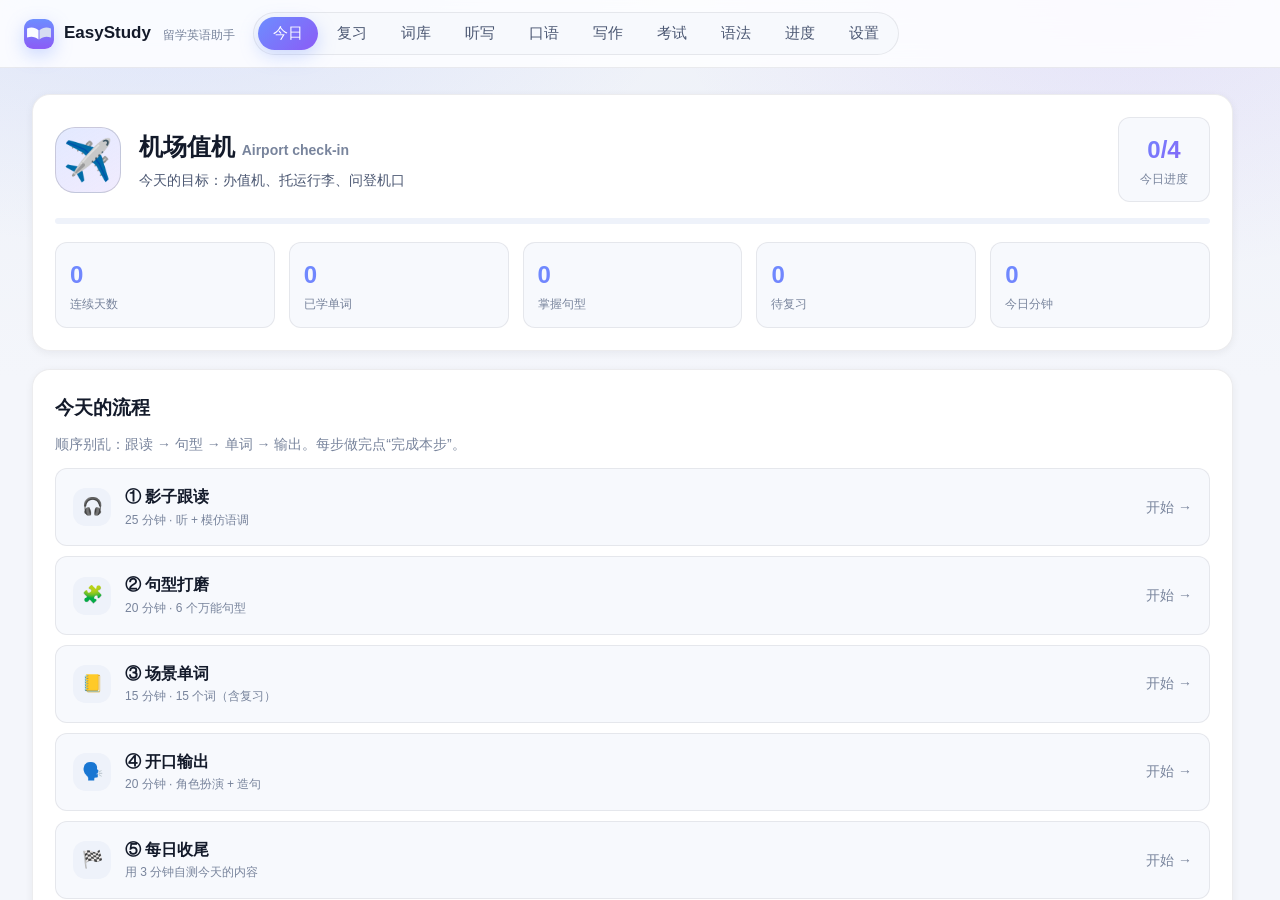
<file: index.html>
<!doctype html>
<html lang="zh-CN">
<head>
<meta charset="utf-8">
<meta name="viewport" content="width=device-width, initial-scale=1, viewport-fit=cover">
<meta name="theme-color" content="#6D8DFF">
<meta name="description" content="留学英语每日陪练：跟读、句型、单词、听写、语法、考试">

<!-- iOS 添加到主屏 -->
<meta name="apple-mobile-web-app-capable" content="yes">
<meta name="mobile-web-app-capable" content="yes">
<meta name="apple-mobile-web-app-status-bar-style" content="default">
<meta name="apple-mobile-web-app-title" content="EasyStudy">
<meta name="format-detection" content="telephone=no">

<link rel="manifest" href="manifest.json">
<link rel="icon" type="image/png" href="assets/logo-256.png">
<link rel="apple-touch-icon" href="assets/logo-192.png">
<link rel="apple-touch-icon" sizes="152x152" href="assets/logo-192.png">
<link rel="apple-touch-icon" sizes="180x180" href="assets/logo-192.png">
<link rel="apple-touch-icon" sizes="167x167" href="assets/logo-192.png">

<title>EasyStudy 留学英语助手</title>
<link rel="stylesheet" href="css/style.css">
</head>
<body>

<header class="topbar">
  <div class="brand">EasyStudy<span class="sub">留学英语助手</span></div>
  <nav class="tabs">
    <button class="tab active" data-view="today">今日</button>
    <button class="tab" data-view="review">复习</button>
    <button class="tab" data-view="words">词库</button>
    <button class="tab" data-view="dictation">听写</button>
    <button class="tab" data-view="speaking">口语</button>
    <button class="tab" data-view="writing">写作</button>
    <button class="tab" data-view="exam">考试</button>
    <button class="tab" data-view="grammar">语法</button>
    <button class="tab" data-view="stats">进度</button>
    <button class="tab" data-view="settings">设置</button>
  </nav>
</header>

<main>
  <section id="view-today" class="view"></section>
  <section id="view-review" class="view hidden"></section>
  <section id="view-words" class="view hidden"></section>
  <section id="view-dictation" class="view hidden"></section>
  <section id="view-speaking" class="view hidden"></section>
  <section id="view-writing" class="view hidden"></section>
  <section id="view-exam" class="view hidden"></section>
  <section id="view-grammar" class="view hidden"></section>
  <section id="view-stats" class="view hidden"></section>
  <section id="view-settings" class="view hidden"></section>
  </main>

<script src="js/dict.js"></script>
<script src="js/ipa.js"></script>
<script src="js/data.js"></script>
<script src="js/data2.js"></script>
<script src="js/data3.js"></script>
<script src="js/data4.js"></script>
<script src="js/checker.js"></script>
<script src="js/recorder.js"></script>
<script src="js/desktop.js"></script>
<script src="js/app.js"></script>

<script>
/* 注册 Service Worker：相对路径，兼容 GitHub Pages 子目录 */
(function () {
  if (!("serviceWorker" in navigator)) return;
  // 只在 http/https 下注册，file:// 直接跳过
  if (location.protocol !== "http:" && location.protocol !== "https:") return;
  window.addEventListener("load", function () {
    navigator.serviceWorker.register("sw.js").then(function (reg) {
      // 有新版本时提示刷新
      reg.addEventListener("updatefound", function () {
        var nw = reg.installing;
        if (!nw) return;
        nw.addEventListener("statechange", function () {
          if (nw.state === "installed" && navigator.serviceWorker.controller) {
            if (window.toast) window.toast("有新版本，重新打开即可更新");
          }
        });
      });
    }).catch(function () {});
  });
})();
</script>
<script id="version-selfheal">
/* 版本自愈：如果 Service Worker 缓存了旧代码，自动清掉并重载一次 */
(function () {
  var EXPECT = "v8.9";
  var FLAG = "es.selfheal.done";
  window.addEventListener("load", function () {
    setTimeout(function () {
      var m = document.documentElement.getAttribute("data-app-version") || "";
      // 由 app.js 在启动时写入 data-app-version
      if (!m) return;
      if (m === EXPECT) return;
      if (sessionStorage.getItem(FLAG) === "1") return;   // 只自愈一次，避免死循环
      sessionStorage.setItem(FLAG, "1");
      try {
        if (navigator.serviceWorker && navigator.serviceWorker.getRegistrations) {
          navigator.serviceWorker.getRegistrations().then(function (rs) {
            rs.forEach(function (r) { r.unregister(); });
            if (window.caches) {
              caches.keys().then(function (ks) {
                Promise.all(ks.map(function (k) { return caches.delete(k); }))
                  .then(function () { location.reload(true); });
              });
            } else {
              location.reload(true);
            }
          });
        } else {
          location.reload(true);
        }
      } catch (e) { location.reload(true); }
    }, 1200);
  });
})();
</script>
</body>
</html>
</file>
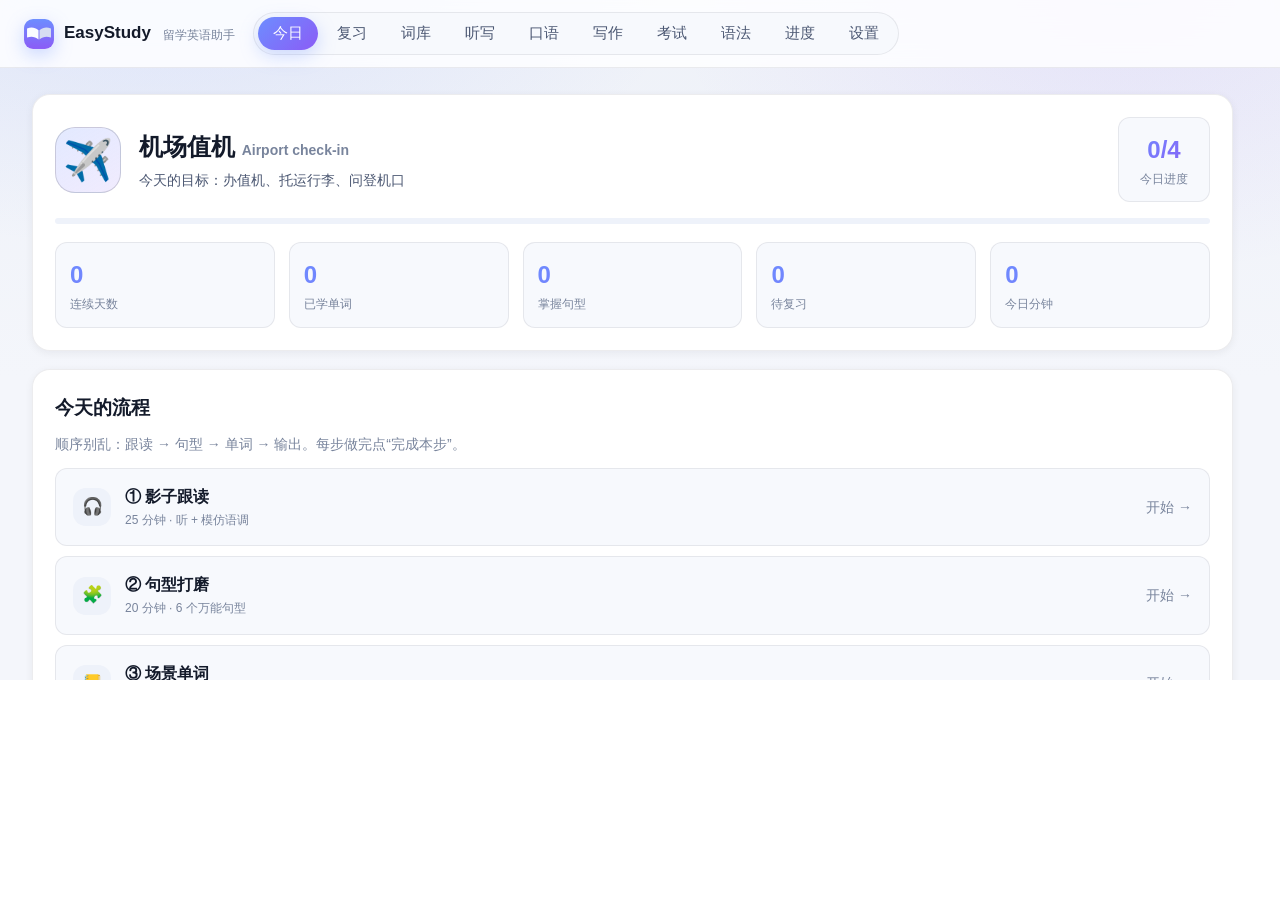
<file: _re.html>
﻿<!doctype html>
<html lang="zh-CN">
<head>
<meta charset="utf-8">
<meta name="viewport" content="width=device-width, initial-scale=1, viewport-fit=cover">
<meta name="theme-color" content="#6D8DFF">
<meta name="description" content="留学英语每日陪练：跟读、句型、单词、听写、语法、考试">

<!-- iOS 添加到主屏 -->
<meta name="apple-mobile-web-app-capable" content="yes">
<meta name="mobile-web-app-capable" content="yes">
<meta name="apple-mobile-web-app-status-bar-style" content="default">
<meta name="apple-mobile-web-app-title" content="EasyStudy">
<meta name="format-detection" content="telephone=no">

<link rel="manifest" href="manifest.json">
<link rel="icon" type="image/png" href="assets/logo-256.png">
<link rel="apple-touch-icon" href="assets/logo-192.png">
<link rel="apple-touch-icon" sizes="152x152" href="assets/logo-192.png">
<link rel="apple-touch-icon" sizes="180x180" href="assets/logo-192.png">
<link rel="apple-touch-icon" sizes="167x167" href="assets/logo-192.png">

<title>EasyStudy 留学英语助手</title>
<link rel="stylesheet" href="css/style.css">
</head>
<body>

<header class="topbar">
  <div class="brand">EasyStudy<span class="sub">留学英语助手</span></div>
  <nav class="tabs">
    <button class="tab active" data-view="today">今日</button>
    <button class="tab" data-view="review">复习</button>
    <button class="tab" data-view="words">词库</button>
    <button class="tab" data-view="dictation">听写</button>
    <button class="tab" data-view="speaking">口语</button>
    <button class="tab" data-view="writing">写作</button>
    <button class="tab" data-view="exam">考试</button>
    <button class="tab" data-view="grammar">语法</button>
    <button class="tab" data-view="stats">进度</button>
    <button class="tab" data-view="settings">设置</button>
  </nav>
</header>

<main>
  <section id="view-today" class="view"></section>
  <section id="view-review" class="view hidden"></section>
  <section id="view-words" class="view hidden"></section>
  <section id="view-dictation" class="view hidden"></section>
  <section id="view-speaking" class="view hidden"></section>
  <section id="view-writing" class="view hidden"></section>
  <section id="view-exam" class="view hidden"></section>
  <section id="view-grammar" class="view hidden"></section>
  <section id="view-stats" class="view hidden"></section>
  <section id="view-settings" class="view hidden"></section>
  </main>

<script src="js/dict.js"></script>
<script src="js/ipa.js"></script>
<script src="js/data.js"></script>
<script src="js/data2.js"></script>
<script src="js/data3.js"></script>
<script src="js/data4.js"></script>
<script src="js/checker.js"></script>
<script src="js/recorder.js"></script>
<script src="js/desktop.js"></script>
<script src="js/app.js"></script>

<script>
/* 注册 Service Worker：相对路径，兼容 GitHub Pages 子目录 */
(function () {
  if (!("serviceWorker" in navigator)) return;
  // 只在 http/https 下注册，file:// 直接跳过
  if (location.protocol !== "http:" && location.protocol !== "https:") return;
  window.addEventListener("load", function () {
    navigator.serviceWorker.register("sw.js").then(function (reg) {
      // 有新版本时提示刷新
      reg.addEventListener("updatefound", function () {
        var nw = reg.installing;
        if (!nw) return;
        nw.addEventListener("statechange", function () {
          if (nw.state === "installed" && navigator.serviceWorker.controller) {
            if (window.toast) window.toast("有新版本，重新打开即可更新");
          }
        });
      });
    }).catch(function () {});
  });
})();
</script>
<script id="version-selfheal">
/* 版本自愈：如果 Service Worker 缓存了旧代码，自动清掉并重载一次 */
(function () {
  var EXPECT = "v6.9";
  var FLAG = "es.selfheal.done";
  window.addEventListener("load", function () {
    setTimeout(function () {
      var m = document.documentElement.getAttribute("data-app-version") || "";
      // 由 app.js 在启动时写入 data-app-version
      if (!m) return;
      if (m === EXPECT) return;
      if (sessionStorage.getItem(FLAG) === "1") return;   // 只自愈一次，避免死循环
      sessionStorage.setItem(FLAG, "1");
      try {
        if (navigator.serviceWorker && navigator.serviceWorker.getRegistrations) {
          navigator.serviceWorker.getRegistrations().then(function (rs) {
            rs.forEach(function (r) { r.unregister(); });
            if (window.caches) {
              caches.keys().then(function (ks) {
                Promise.all(ks.map(function (k) { return caches.delete(k); }))
                  .then(function () { location.reload(true); });
              });
            } else {
              location.reload(true);
            }
          });
        } else {
          location.reload(true);
        }
      } catch (e) { location.reload(true); }
    }, 1200);
  });
})();
</script>
<script>
window.addEventListener("load", function () {
  var log = [], box = document.createElement("div");
  box.style.cssText = "position:fixed;left:0;bottom:0;right:0;height:220px;background:#fff;color:#000;font:11px monospace;padding:6px;z-index:999999;white-space:pre-wrap";
  document.body.appendChild(box);
  function sleep(ms){return new Promise(function(r){setTimeout(r,ms)})}
  function L(s){ log.push(s); box.textContent = log.join("\n"); }
  function check(label) {
    var bar = document.getElementById("card-mode");
    var face = document.getElementById("wc-face");
    var ok = bar && bar.children.length === 3 && bar.getBoundingClientRect().height > 0;
    L(label + ": 模式按钮=" + (ok ? "✓ 3个" : "✗") + "  卡面=" + (face ? face.textContent.trim().slice(0, 20) : "无"));
  }
  setTimeout(async function () {
    // 第 1 次进入
    document.querySelector('.tab[data-view="words"]').click();
    await sleep(400);
    document.querySelector('#view-words [data-focus]').click();
    await sleep(600);
    document.querySelector('#focus-start').click();
    await sleep(1200);
    check("第1次进入");

    // 返回
    document.getElementById("back-today").click();
    await sleep(700);
    L("已返回，当前: " + (document.querySelector(".tab.active") || {}).textContent);

    // 第 2 次进入
    var startBtn = document.getElementById("focus-start");
    if (startBtn) { startBtn.click(); } else { L("找不到开始按钮"); }
    await sleep(1200);
    check("第2次进入");

    // 返回再进第 3 次
    document.getElementById("back-today").click();
    await sleep(700);
    startBtn = document.getElementById("focus-start");
    if (startBtn) startBtn.click();
    await sleep(1200);
    check("第3次进入");
  }, 1600);
});
</script>
</body>
</html>
</file>
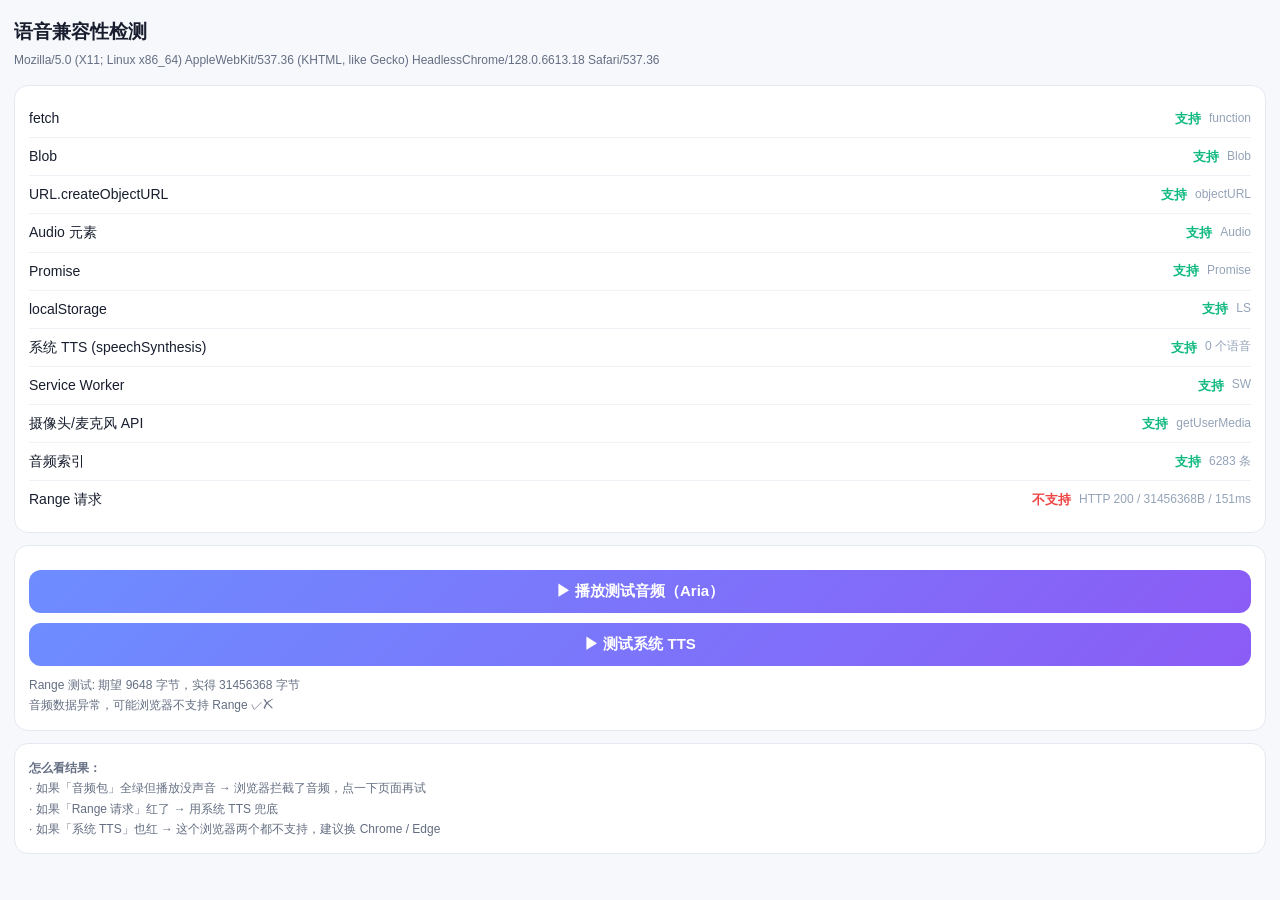
<file: check.html>
<!doctype html>
<html lang="zh-CN">
<head>
<meta charset="utf-8">
<meta name="viewport" content="width=device-width,initial-scale=1,viewport-fit=cover">
<title>EasyStudy 语音兼容性检测</title>
<style>
  body { margin:0; padding:16px 14px calc(24px + env(safe-area-inset-bottom));
    background:#f7f8fc; color:#181e2e;
    font:15px/1.65 -apple-system,BlinkMacSystemFont,"PingFang SC","Microsoft YaHei",sans-serif; }
  h1 { font-size:19px; margin:0 0 4px; }
  .sub { color:#646e82; font-size:12px; margin-bottom:14px; word-break:break-all; }
  .card { background:#fff; border:1px solid #e4e8f0; border-radius:14px; padding:14px; margin-bottom:12px; }
  .row { display:flex; align-items:center; gap:8px; padding:7px 0; border-top:1px solid #f0f2f7; }
  .row:first-child { border-top:0; }
  .k { flex:1; font-size:14px; }
  .v { font-size:13px; font-weight:700; }
  .ok { color:#10b981; }
  .bad { color:#ef4444; }
  .warn { color:#f59e0b; }
  .btn { width:100%; padding:12px; border:0; border-radius:12px; background:linear-gradient(135deg,#6d8dff,#8b5cf6);
    color:#fff; font-size:15px; font-weight:600; margin-top:10px; }
  .btn:active { opacity:.85; }
  .note { font-size:12px; color:#646e82; line-height:1.7; margin-top:8px; }
  #log { font-size:12px; color:#646e82; white-space:pre-wrap; margin-top:10px; }
</style>
</head>
<body>
<h1>语音兼容性检测</h1>
<div class="sub" id="ua"></div>

<div class="card" id="checks"></div>

<div class="card">
  <button class="btn" id="play-btn">▶ 播放测试音频（Aria）</button>
  <button class="btn" id="tts-btn">▶ 测试系统 TTS</button>
  <div id="log"></div>
</div>

<div class="card note">
  <b>怎么看结果：</b><br>
  · 如果「音频包」全绿但播放没声音 → 浏览器拦截了音频，点一下页面再试<br>
  · 如果「Range 请求」红了 → 用系统 TTS 兜底<br>
  · 如果「系统 TTS」也红 → 这个浏览器两个都不支持，建议换 Chrome / Edge
</div>

<script>
var UA = navigator.userAgent;
document.getElementById("ua").textContent = UA;

var checks = [];
function add(name, ok, detail) {
  checks.push({ name: name, ok: ok, detail: detail });
}

// 基础能力
add("fetch", typeof fetch === "function", typeof fetch);
add("Blob", typeof Blob === "function", "Blob");
add("URL.createObjectURL", !!(window.URL && URL.createObjectURL), "objectURL");
add("Audio 元素", typeof Audio === "function" || !!document.createElement("audio").play, "Audio");
add("Promise", typeof Promise === "function", "Promise");
add("localStorage", (function () {
  try { localStorage.setItem("__t", "1"); localStorage.removeItem("__t"); return true; } catch (e) { return false; }
})(), "LS");

// 系统 TTS
var hasSS = "speechSynthesis" in window && typeof window.speechSynthesis.speak === "function";
var voiceCount = hasSS ? (window.speechSynthesis.getVoices() || []).length : 0;
add("系统 TTS (speechSynthesis)", hasSS, hasSS ? (voiceCount + " 个语音") : "不支持");

// Service Worker / PWA
add("Service Worker", "serviceWorker" in navigator, "SW");
add("摄像头/麦克风 API", !!(navigator.mediaDevices && navigator.mediaDevices.getUserMedia), "getUserMedia");

var box = document.getElementById("checks");
function render() {
  box.innerHTML = checks.map(function (c) {
    var cls = c.ok ? "ok" : "bad";
    var mark = c.ok ? "支持" : "不支持";
    return '<div class="row"><span class="k">' + c.name + '</span>' +
      '<span class="v ' + cls + '">' + mark + '</span>' +
      '<span class="v" style="color:#94a3b8;font-weight:400;font-size:12px">' + c.detail + '</span></div>';
  }).join("");
}
render();

// 动态：Range 请求测试
var logEl = document.getElementById("log");
function L(s) { logEl.textContent += s + "\n"; }

fetch("audio/aria.json", { cache: "force-cache" })
  .then(function (r) { return r.ok ? r.json() : null; })
  .then(function (idx) {
    if (!idx) { add("音频索引", false, "读取失败"); render(); return; }
    add("音频索引", true, Object.keys(idx).length + " 条");
    render();
    // 取 "hello" 测试 Range
    var h = 5381, t = "hello";
    for (var i = 0; i < t.length; i++) { h = ((h << 5) + h + t.charCodeAt(i)) & 0xFFFFFFFF; }
    var key = ("00000000" + (h >>> 0).toString(16)).slice(-8);
    var meta = idx[key];
    if (!meta) { add("Range 请求", false, "索引未命中"); render(); return; }
    var t0 = Date.now();
    return fetch("audio/aria-" + meta[0] + ".bin", {
      headers: { Range: "bytes=" + meta[1] + "-" + (meta[1] + meta[2] - 1) },
      cache: "force-cache"
    }).then(function (r) {
      return r.arrayBuffer().then(function (buf) {
        var ms = Date.now() - t0;
        var ok = buf.byteLength === meta[2];
        add("Range 请求", r.status === 206 || ok,
          (r.status === 206 ? "HTTP 206" : "HTTP " + r.status) + " / " + buf.byteLength + "B / " + ms + "ms");
        render();
        L("Range 测试: 期望 " + meta[2] + " 字节，实得 " + buf.byteLength + " 字节");
        if (buf.byteLength === meta[2] && (buf[0] === 255 || buf[0] === 73)) {
          L("音频数据有效 ✓");
        } else {
          L("音频数据异常，可能浏览器不支持 Range ✓✗");
        }
      });
    });
  })
  .catch(function (e) { add("音频索引", false, e.message); render(); });

// 播放测试（纯合成音，不经网络）
document.getElementById("play-btn").addEventListener("click", function () {
  L("生成测试音…");
  try {
    var ctx = new (window.AudioContext || window.webkitAudioContext)();
    var osc = ctx.createOscillator();
    var gain = ctx.createGain();
    osc.connect(gain); gain.connect(ctx.destination);
    osc.frequency.value = 660;
    gain.gain.value = 0.15;
    osc.start();
    setTimeout(function () { osc.stop(); ctx.close(); }, 400);
    L("AudioContext 测试音已播放（听到「嘟」一声就说明音频可用）");
  } catch (e) {
    L("AudioContext 失败: " + e.message);
  }
  // 同时试真实音频
  fetch("audio/aria.json", { cache: "force-cache" }).then(function (r) { return r.json(); }).then(function (idx) {
    var h = 5381, t = "hello";
    for (var i = 0; i < t.length; i++) { h = ((h << 5) + h + t.charCodeAt(i)) & 0xFFFFFFFF; }
    var key = ("00000000" + (h >>> 0).toString(16)).slice(-8);
    var m = idx[key];
    if (!m) { L("hello 未找到"); return; }
    return fetch("audio/aria-" + m[0] + ".bin", { headers: { Range: "bytes=" + m[1] + "-" + (m[1] + m[2] - 1) } })
      .then(function (r) { return r.arrayBuffer(); })
      .then(function (buf) {
        var a = new Audio(URL.createObjectURL(new Blob([buf], { type: "audio/mpeg" })));
        a.play().then(function () { L("▶ 正在播放 hello（听到就说明音频包可用）"); })
          .catch(function (e) { L("播放被拦截: " + e.message + "（点一下页面再试）"); });
      });
  });
});

// 系统 TTS 测试
document.getElementById("tts-btn").addEventListener("click", function () {
  if (!hasSS) { L("这个浏览器不支持 speechSynthesis"); return; }
  var u = new SpeechSynthesisUtterance("Hello, this is a test.");
  u.lang = "en-US";
  u.rate = 1.0;
  u.onstart = function () { L("系统 TTS 开始播放…"); };
  u.onerror = function (e) { L("系统 TTS 失败: " + e.error); };
  u.onend = function () { L("系统 TTS 播放完毕（听到就说明可用）"); };
  window.speechSynthesis.cancel();
  window.speechSynthesis.speak(u);
  L("已请求系统 TTS");
});
</script>
</body>
</html>
</file>
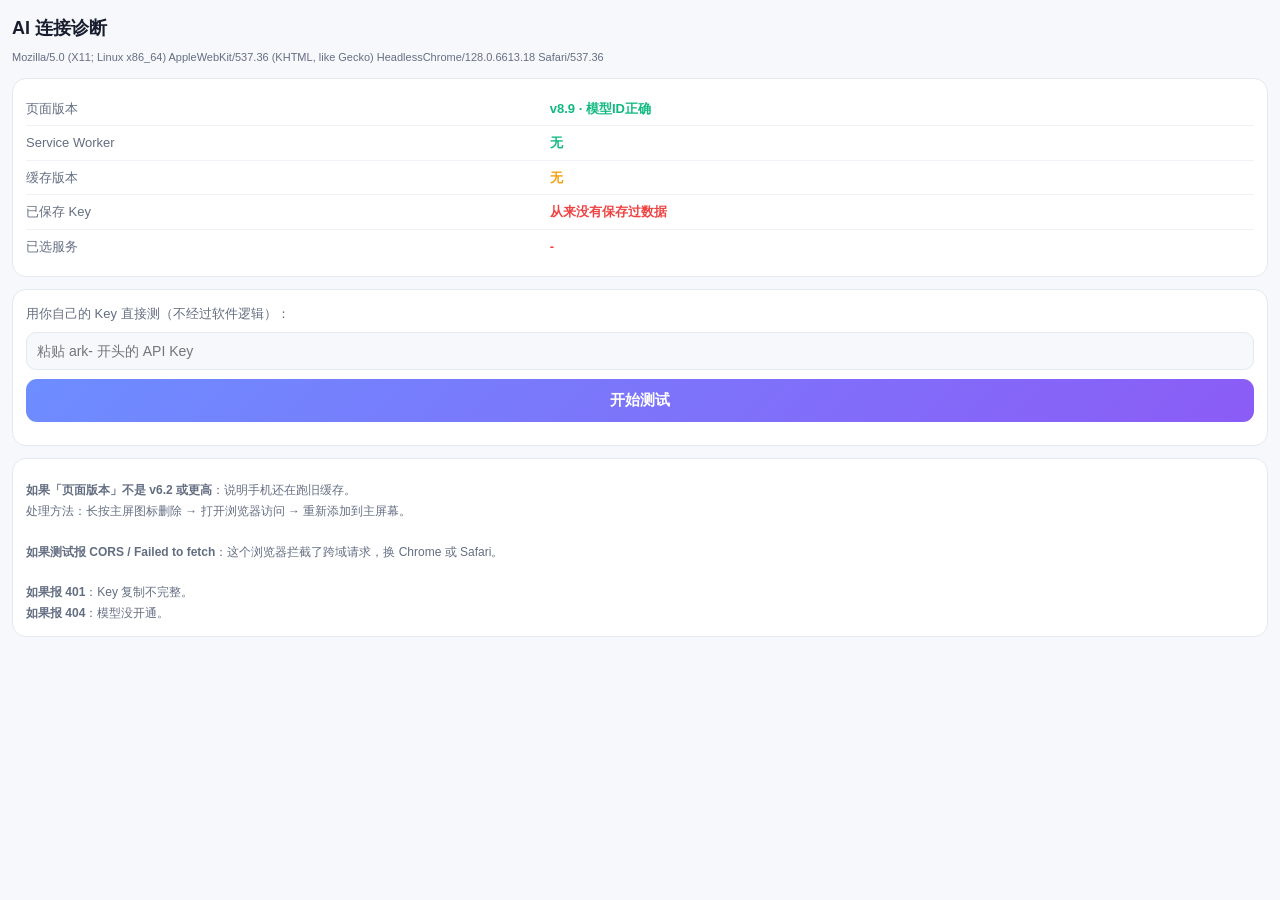
<file: diag.html>
<!doctype html>
<html lang="zh-CN">
<head>
<meta charset="utf-8">
<meta name="viewport" content="width=device-width,initial-scale=1,viewport-fit=cover">
<title>EasyStudy AI 诊断</title>
<style>
  body { margin:0; padding:14px 12px calc(24px + env(safe-area-inset-bottom));
    background:#f7f8fc; color:#181e2e;
    font:14px/1.65 -apple-system,BlinkMacSystemFont,"PingFang SC","Microsoft YaHei",sans-serif; }
  h1 { font-size:18px; margin:0 0 4px; }
  .sub { font-size:11px; color:#646e82; word-break:break-all; margin-bottom:12px; }
  .card { background:#fff; border:1px solid #e4e8f0; border-radius:14px; padding:13px; margin-bottom:12px; }
  .row { display:flex; gap:8px; align-items:baseline; padding:6px 0; border-top:1px solid #f0f2f7; }
  .row:first-child { border-top:0; }
  .k { flex:0 0 42%; font-size:13px; color:#646e82; }
  .v { flex:1; font-size:13px; font-weight:600; word-break:break-all; }
  .ok { color:#10b981; } .bad { color:#ef4444; } .warn { color:#f59e0b; }
  input { width:100%; padding:10px; border-radius:10px; border:1px solid #e4e8f0;
    background:#f7f8fc; font-size:14px; box-sizing:border-box; font-family:inherit; }
  button { width:100%; padding:12px; border:0; border-radius:11px; margin-top:9px;
    background:linear-gradient(135deg,#6d8dff,#8b5cf6); color:#fff; font-size:15px; font-weight:600; }
  button:disabled { opacity:.55; }
  #out { font-size:12px; white-space:pre-wrap; word-break:break-all; line-height:1.6; }
  .tip { font-size:12px; color:#646e82; margin-top:8px; line-height:1.7; }
</style>
</head>
<body>
<h1>AI 连接诊断</h1>
<div class="sub" id="ua"></div>

<div class="card">
  <div class="row"><span class="k">页面版本</span><span class="v" id="ver">检测中…</span></div>
  <div class="row"><span class="k">Service Worker</span><span class="v" id="sw">检测中…</span></div>
  <div class="row"><span class="k">缓存版本</span><span class="v" id="cache">检测中…</span></div>
  <div class="row"><span class="k">已保存 Key</span><span class="v" id="savedkey">检测中…</span></div>
  <div class="row"><span class="k">已选服务</span><span class="v" id="savedprov">检测中…</span></div>
</div>

<div class="card">
  <div style="font-size:13px;color:#646e82;margin-bottom:8px">用你自己的 Key 直接测（不经过软件逻辑）：</div>
  <input id="key" placeholder="粘贴 ark- 开头的 API Key" autocomplete="off">
  <button id="run">开始测试</button>
  <div id="out" style="margin-top:10px"></div>
</div>

<div class="card">
  <div class="tip">
    <b>如果「页面版本」不是 v6.2 或更高</b>：说明手机还在跑旧缓存。<br>
    处理方法：长按主屏图标删除 → 打开浏览器访问 → 重新添加到主屏幕。<br><br>
    <b>如果测试报 CORS / Failed to fetch</b>：这个浏览器拦截了跨域请求，换 Chrome 或 Safari。<br><br>
    <b>如果报 401</b>：Key 复制不完整。<br>
    <b>如果报 404</b>：模型没开通。
  </div>
</div>

<script>
var UA = navigator.userAgent;
document.getElementById("ua").textContent = UA;

function set(id, text, cls) {
  var el = document.getElementById(id);
  el.textContent = text;
  el.className = "v" + (cls ? " " + cls : "");
}

function L(s) {
  document.getElementById("out").textContent += s + "\n";
}

// 1) 检测页面版本：抓 app.js 里的 APP_VERSION
fetch("js/app.js?t=" + Date.now(), { cache: "no-store" })
  .then(function (r) { return r.text(); })
  .then(function (t) {
    var m = t.match(/APP_VERSION\s*=\s*"([^"]+)"/);
    var idOk = t.indexOf("doubao-seed-2-1-turbo-260628") >= 0;
    if (m) {
      set("ver", m[1] + (idOk ? " · 模型ID正确" : " · 模型ID错误(旧版)"), idOk ? "ok" : "bad");
    } else {
      set("ver", "读不到版本", "bad");
    }
  })
  .catch(function (e) { set("ver", "读取失败: " + e.message, "bad"); });

// 2) SW 状态
if ("serviceWorker" in navigator) {
  navigator.serviceWorker.getRegistrations().then(function (rs) {
    set("sw", rs.length ? (rs.length + " 个注册中") : "无", rs.length ? "warn" : "ok");
  }).catch(function () { set("sw", "查询失败", "warn"); });
} else {
  set("sw", "不支持", "warn");
}

// 3) 缓存名
if (window.caches) {
  caches.keys().then(function (ks) {
    var v3 = ks.filter(function (k) { return /easystudy-v3/.test(k); });
    set("cache", ks.join(", ") || "无", v3.length ? "ok" : "warn");
  }).catch(function () { set("cache", "查询失败", "warn"); });
} else {
  set("cache", "不支持", "warn");
}

// 4) 已保存的 AI 配置（读 localStorage 里的 state）
try {
  var raw = localStorage.getItem("english-coach.state.v1");
  if (raw) {
    var st = JSON.parse(raw);
    var s = st.settings || {};
    var k = String(s.aiKey || "");
    set("savedkey", k ? (k.slice(0, 8) + "…" + k.slice(-4) + " (" + k.length + " 位)") : "未保存", k ? "ok" : "bad");
    set("savedprov", s.aiProvider || "(默认 deepseek)", "ok");
  } else {
    set("savedkey", "从来没有保存过数据", "bad");
    set("savedprov", "-", "bad");
  }
} catch (e) {
  set("savedkey", "读取失败: " + e.message, "bad");
  set("savedprov", "-", "bad");
}

// 5) 真实 API 测试
document.getElementById("run").addEventListener("click", function () {
  var btn = this;
  var key = String(document.getElementById("key").value || "").trim();
  if (!key) { L("请先粘贴 Key"); return; }
  btn.disabled = true;
  document.getElementById("out").textContent = "";
  L("发起请求…");

  var MODELS = [
    "doubao-seed-2-1-turbo-260628",
    "doubao-seed-2-1-turbo",
    "doubao-seed-2-1-pro-260915",
    "doubao-seed-2-1-lite-260915"
  ];

  function tryModel(i) {
    if (i >= MODELS.length) {
      L("所有模型都失败");
      btn.disabled = false;
      return;
    }
    var m = MODELS[i];
    L("测试模型: " + m);
    var t0 = Date.now();
    fetch("https://ark.cn-beijing.volces.com/api/v3/chat/completions", {
      method: "POST",
      headers: {
        "Content-Type": "application/json",
        "Authorization": "Bearer " + key
      },
      body: JSON.stringify({
        model: m,
        messages: [{ role: "user", content: "只回复两个字：可以" }],
        temperature: 0.3
      })
    }).then(function (r) {
      L("  HTTP " + r.status + "  用时 " + (Date.now() - t0) + "ms");
      return r.text().then(function (txt) {
        if (!r.ok) {
          L("  错误: " + txt.slice(0, 160));
          if (r.status === 404 || r.status === 403) { tryModel(i + 1); return; }
          btn.disabled = false;
          return;
        }
        try {
          var d = JSON.parse(txt);
          var out = (d.choices && d.choices[0] && d.choices[0].message && d.choices[0].message.content) || "";
          L("  ✓ 成功！回复: " + out);
          L("");
          L("这个模型可用: " + m);
        } catch (e) {
          L("  解析失败: " + txt.slice(0, 100));
        }
        btn.disabled = false;
      });
    }).catch(function (e) {
      L("  网络错误: " + e.name + " - " + e.message);
      L("  → 可能是 CORS 被拦，或网络不通");
      btn.disabled = false;
    });
  }
  tryModel(0);
});
</script>
</body>
</html>
</file>
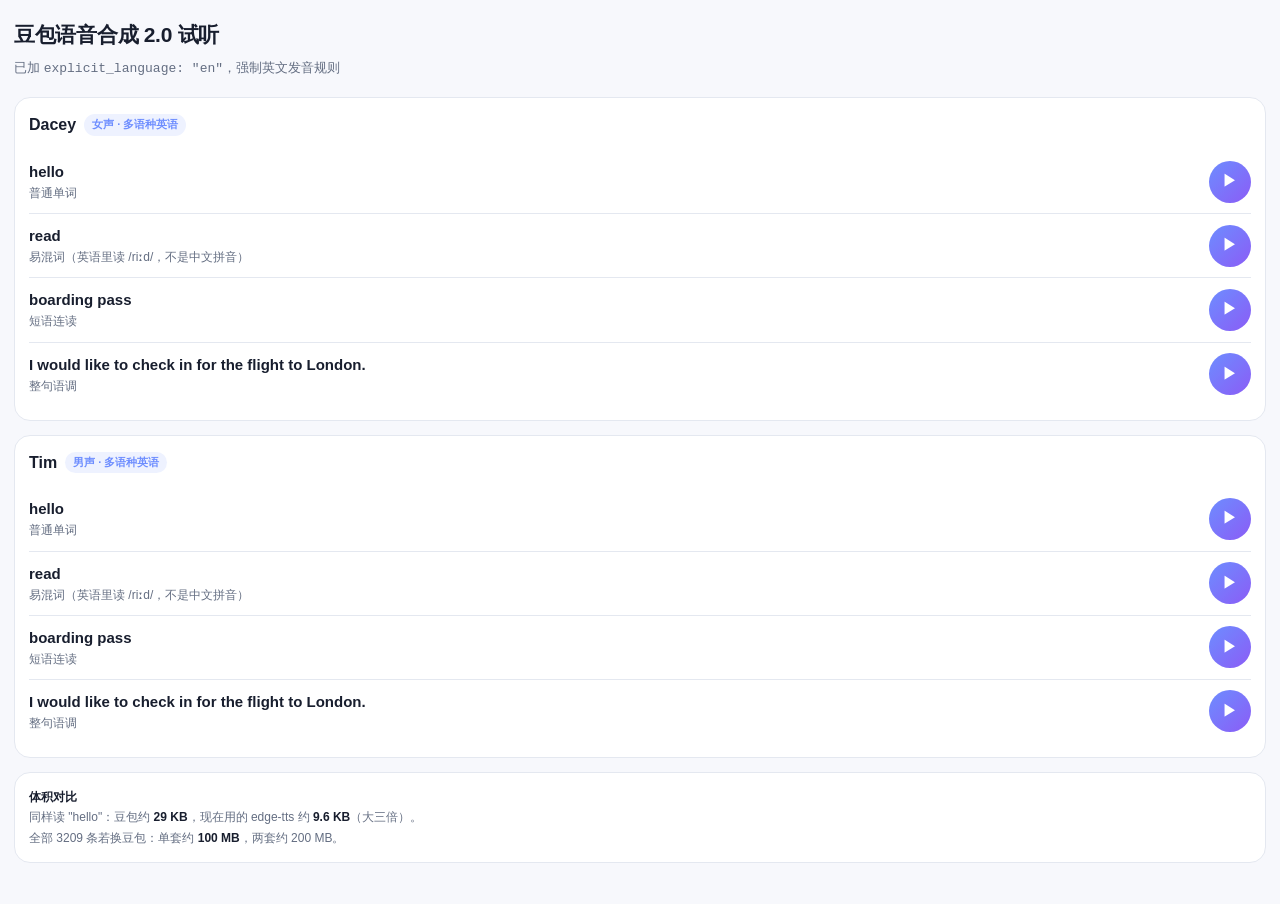
<file: voice-test.html>
<!doctype html>
<html lang="zh-CN">
<head>
<meta charset="utf-8">
<meta name="viewport" content="width=device-width,initial-scale=1,viewport-fit=cover">
<meta name="theme-color" content="#0b0d13">
<title>豆包语音试听 · EasyStudy</title>
<style>
  :root {
    --bg: #f7f8fc; --card: #fff; --text: #181e2e; --text2: #646e82;
    --brand: #6d8dff; --line: #e4e8f0; --ok: #10b981;
  }
  * { box-sizing: border-box; -webkit-tap-highlight-color: transparent; }
  body {
    margin: 0; padding: 18px 14px calc(28px + env(safe-area-inset-bottom));
    background: var(--bg); color: var(--text);
    font: 15px/1.6 -apple-system, BlinkMacSystemFont, "Segoe UI", "PingFang SC", "Microsoft YaHei", sans-serif;
  }
  h1 { font-size: 21px; margin: 0 0 6px; letter-spacing: -.3px; }
  .sub { color: var(--text2); font-size: 13px; margin-bottom: 18px; }
  .card { background: var(--card); border: 1px solid var(--line); border-radius: 16px; padding: 14px; margin-bottom: 14px; }
  .voice-head { display: flex; align-items: center; gap: 8px; margin-bottom: 12px; }
  .voice-name { font-weight: 700; font-size: 16px; }
  .tag { font-size: 11px; padding: 2px 8px; border-radius: 999px; background: #eef2ff; color: var(--brand); font-weight: 600; }
  .item { display: flex; align-items: center; gap: 10px; padding: 10px 0; border-top: 1px solid var(--line); }
  .item:first-of-type { border-top: 0; }
  .txt { flex: 1; min-width: 0; }
  .en { font-weight: 600; font-size: 15px; word-break: break-word; }
  .zh { font-size: 12px; color: var(--text2); }
  .play {
    flex: 0 0 auto; width: 42px; height: 42px; border-radius: 50%;
    border: 0; background: linear-gradient(135deg, #6d8dff, #8b5cf6); color: #fff;
    font-size: 16px; cursor: pointer; display: flex; align-items: center; justify-content: center;
  }
  .play:active { transform: scale(.94); }
  .play.playing { background: var(--ok); }
  .note { font-size: 12px; color: var(--text2); line-height: 1.7; }
  .note b { color: var(--text); }
  hr { border: 0; border-top: 1px solid var(--line); margin: 16px 0; }
</style>
</head>
<body>
<h1>豆包语音合成 2.0 试听</h1>
<div class="sub">已加 <code>explicit_language: "en"</code>，强制英文发音规则</div>

<div class="card">
  <div class="voice-head">
    <span class="voice-name">Dacey</span>
    <span class="tag">女声 · 多语种英语</span>
  </div>
  <div id="dacey"></div>
</div>

<div class="card">
  <div class="voice-head">
    <span class="voice-name">Tim</span>
    <span class="tag">男声 · 多语种英语</span>
  </div>
  <div id="tim"></div>
</div>

<div class="card">
  <div class="note">
    <b>体积对比</b><br>
    同样读 "hello"：豆包约 <b>29 KB</b>，现在用的 edge-tts 约 <b>9.6 KB</b>（大三倍）。<br>
    全部 3209 条若换豆包：单套约 <b>100 MB</b>，两套约 200 MB。
  </div>
</div>

<script>
var SAMPLES = [
  { key: "hello", en: "hello", zh: "普通单词" },
  { key: "read", en: "read", zh: "易混词（英语里读 /riːd/，不是中文拼音）" },
  { key: "phrase", en: "boarding pass", zh: "短语连读" },
  { key: "sentence", en: "I would like to check in for the flight to London.", zh: "整句语调" }
];
var audio = null;
var currentBtn = null;

function build(host, voice) {
  SAMPLES.forEach(function (s) {
    var row = document.createElement("div");
    row.className = "item";
    row.innerHTML =
      '<div class="txt"><div class="en"></div><div class="zh"></div></div>' +
      '<button class="play" type="button">▶</button>';
    row.querySelector(".en").textContent = s.en;
    row.querySelector(".zh").textContent = s.zh;
    var btn = row.querySelector(".play");
    btn.onclick = function () { play(voice, s.key, btn); };
    host.appendChild(row);
  });
}

function play(voice, key, btn) {
  if (currentBtn === btn && audio && !audio.paused) {
    audio.pause(); btn.textContent = "▶"; btn.classList.remove("playing"); return;
  }
  if (audio) { audio.pause(); }
  if (currentBtn) { currentBtn.textContent = "▶"; currentBtn.classList.remove("playing"); }

  audio = new Audio("doubao-test/doubao_" + key + "_" + voice + ".mp3");
  currentBtn = btn;
  btn.textContent = "■";
  btn.classList.add("playing");
  audio.play().catch(function () { btn.textContent = "▶"; btn.classList.remove("playing"); });
  audio.onended = function () { btn.textContent = "▶"; btn.classList.remove("playing"); };
}

build(document.getElementById("dacey"), "Dacey");
build(document.getElementById("tim"), "Tim");
</script>
</body>
</html>
</file>
<file: css/style.css>
/* ================= 跨端等比缩放 =================
   设计基准：390px 宽（iPhone 14/15）= 16px 根字号
   安卓 360px → 14.8px，安卓 412px → 16.9px
   这样两端看到的排布比例完全一致。
   桌面（>820px）保持 16px 不变。 */
html {
  font-size: 16px;
  -webkit-text-size-adjust: 100%;
  text-size-adjust: 100%;
}
@media (max-width: 820px) {
  html {
    /* 下限 14px 防超小屏字太小，上限 18px 防大屏字太大 */
    font-size: clamp(14px, calc(100vw / 390 * 16), 18px);
  }
}

/* ===========================================================
   EasyStudy 视觉系统 v2
   深色（默认）/ 浅色，通过 <html data-theme="light"> 切换
   所有类名与旧版保持一致，仅重做外观
   =========================================================== */

:root {
  color-scheme: dark;

  /* 画布 */
  --canvas: #0b0d13;
  --canvas-2: #10131c;
  --glow-1: rgba(109, 141, 255, .18);
  --glow-2: rgba(139, 92, 246, .14);

  /* 表面 */
  --surface: #151924;
  --surface-2: #1b2130;
  --surface-3: #232a3b;
  --surface-glass: rgba(21, 25, 36, .72);

  /* 描边 */
  --line: rgba(255, 255, 255, .08);
  --line-strong: rgba(255, 255, 255, .14);

  /* 文字 */
  --text: #eef1f7;
  --text-2: #a3adc2;
  --text-3: #6f7a90;

  /* 主题色 */
  --brand: #7c9bff;
  --brand-2: #8b5cf6;
  --brand-soft: rgba(124, 155, 255, .14);
  --brand-grad: linear-gradient(135deg, #6d8dff 0%, #8b5cf6 100%);
  --ok: #34d399;
  --ok-soft: rgba(52, 211, 153, .14);
  --warn: #fbbf24;
  --warn-soft: rgba(251, 191, 36, .14);
  --bad: #f87171;
  --bad-soft: rgba(248, 113, 113, .14);

  /* 形状 */
  --radius: 1.125rem;
  --radius-sm: 0.75rem;
  --radius-pill: 62.4375rem;
  --shadow-1: 0 0.125rem 0.625rem rgba(0, 0, 0, .25);
  --shadow-2: 0 1.125rem 2.75rem rgba(0, 0, 0, .42);
  --ring: 0 0 0 0.1875rem rgba(124, 155, 255, .28);

  /* 字号 */
  --fs-base: 1rem;
  --fs-read: 1.125rem;
  --fs-small: 0.875rem;
  --fs-tiny: 0.75rem;
  --fs-h1: 1.5rem;
  --fs-h2: 1.1875rem;
  --fs-h3: 1rem;
  --fs-tab: 0.9375rem;
  --fs-card: 1.875rem;
  --fs-num: 1.5rem;
  --fs-flash: 1.375rem;

  --mono: ui-monospace, SFMono-Regular, "Cascadia Mono", Consolas, monospace;
}

html[data-fs="large"] {
  --fs-base: 1.125rem;
  --fs-read: 1.3125rem;
  --fs-small: 0.9688rem;
  --fs-tiny: 0.8438rem;
  --fs-h1: 1.6875rem;
  --fs-h2: 1.375rem;
  --fs-h3: 1.125rem;
  --fs-tab: 1.0625rem;
  --fs-card: 2.125rem;
  --fs-num: 1.6875rem;
  --fs-flash: 1.625rem;
}

html[data-fs="xlarge"] {
  --fs-base: 1.25rem;
  --fs-read: 1.5rem;
  --fs-small: 1.0625rem;
  --fs-tiny: 0.9375rem;
  --fs-h1: 1.875rem;
  --fs-h2: 1.5rem;
  --fs-h3: 1.25rem;
  --fs-tab: 1.1875rem;
  --fs-card: 2.375rem;
  --fs-num: 1.875rem;
  --fs-flash: 1.875rem;
}

/* ---------- 浅色主题 ---------- */
html[data-theme="light"] {
  color-scheme: light;
  --canvas: #f4f6fb;
  --canvas-2: #eef1f8;
  --glow-1: rgba(109, 141, 255, .16);
  --glow-2: rgba(139, 92, 246, .10);
  --surface: #ffffff;
  --surface-2: #f7f9fd;
  --surface-3: #eef2fa;
  --surface-glass: rgba(255, 255, 255, .82);
  --line: rgba(16, 24, 40, .08);
  --line-strong: rgba(16, 24, 40, .16);
  --text: #131a2a;
  --text-2: #4b5772;
  --text-3: #78849c;
  --brand: #4f6ef7;
  --brand-2: #7c3aed;
  --brand-soft: rgba(79, 110, 247, .10);
  --shadow-1: 0 0.125rem 0.5rem rgba(16, 24, 40, .06);
  --shadow-2: 0 1rem 2.5rem rgba(16, 24, 40, .12);
  --ring: 0 0 0 0.1875rem rgba(79, 110, 247, .18);
}

* { box-sizing: border-box; }

html {
  margin: 0;
  padding: 0;
  height: 100%;
  overflow: hidden;
  background: var(--canvas);
}

body {
  margin: 0;
  padding: 0;
  height: 100%;
  overflow: hidden;
  display: flex;
  flex-direction: column;
  background: transparent;
  color: var(--text);
  font-family: -apple-system, BlinkMacSystemFont, "SF Pro Text", "Segoe UI", Roboto, "PingFang SC", "Hiragino Sans GB", "Source Han Sans SC", "Noto Sans CJK SC", "Microsoft YaHei", sans-serif;
  font-size: var(--fs-base);
  line-height: 1.65;
  -webkit-font-smoothing: antialiased;
  text-rendering: optimizeLegibility;
}

/* 背景光晕 */
body::before {
  content: "";
  position: fixed;
  inset: 0;
  z-index: -1;
  background:
    radial-gradient(56.25rem 32.5rem at 12% -8%, var(--glow-1), transparent 62%),
    radial-gradient(47.5rem 28.75rem at 88% 0%, var(--glow-2), transparent 60%),
    linear-gradient(180deg, var(--canvas-2), var(--canvas) 42%);
  pointer-events: none;
}

::selection { background: rgba(124, 155, 255, .3); }

/* ---------- 顶栏 ---------- */
.topbar {
  position: sticky;
  top: 0;
  z-index: 30;
  display: flex;
  align-items: center;
  gap: 1.125rem;
  padding: 0.75rem 1.5rem;
  background: var(--surface-glass);
  backdrop-filter: saturate(140%) blur(0.875rem);
  -webkit-backdrop-filter: saturate(140%) blur(0.875rem);
  border-bottom: 1px solid var(--line);
}

.brand {
  display: flex;
  align-items: center;
  gap: 0.625rem;
  font-weight: 700;
  font-size: 1.0625rem;
  letter-spacing: .0.125rem;
  white-space: nowrap;
}
.brand::before {
  content: "";
  width: 1.875rem;
  height: 1.875rem;
  border-radius: 0.5625rem;
  background: url("../assets/logo.svg") center / contain no-repeat;
  box-shadow: 0 0.375rem 1.125rem rgba(124, 155, 255, .38);
}
.brand .sub {
  color: var(--text-3);
  font-weight: 500;
  font-size: var(--fs-tiny);
  letter-spacing: .0.25rem;
  margin-left: 0.125rem;
  background: none;
  border: 0;
  border-radius: 0;
  padding: 0;
  position: relative;
  top: 0.125rem;
}

.tabs {
  display: flex;
  gap: 0.25rem;
  flex-wrap: wrap;
  padding: 0.25rem;
  border-radius: var(--radius-pill);
  background: var(--surface-2);
  border: 1px solid var(--line);
}

.tab {
  border: 0;
  background: transparent;
  color: var(--text-2);
  padding: 0.4375rem 0.9375rem;
  border-radius: var(--radius-pill);
  font-size: var(--fs-tab);
  font-family: inherit;
  cursor: pointer;
  transition: color .16s, background .16s, box-shadow .16s, transform .16s;
}
.tab:hover { color: var(--text); background: var(--surface-3); }
.tab.active {
  color: #fff;
  background: var(--brand-grad);
  box-shadow: 0 0.375rem 1.125rem rgba(124, 155, 255, .35);
}

main {
  flex: 1 1 auto;
  width: 100%;
  max-width: none;
  margin: 0;
  padding: 1.625rem 2rem 4rem;
  overflow-y: scroll;
  overflow-x: auto;
  scrollbar-gutter: stable;
  scrollbar-color: var(--line-strong) transparent;
}
.view { max-width: 77.5rem; margin: 0 auto; }
.view.hidden { display: none; }

/* ---------- 通用 ---------- */
.card {
  position: relative;
  background: var(--surface);
  border: 1px solid var(--line);
  border-radius: var(--radius);
  padding: 1.375rem;
  margin-bottom: 1.125rem;
  box-shadow: var(--shadow-1);
  animation: rise .26s ease both;
}
@keyframes rise {
  from { opacity: 0; transform: translateY(0.375rem); }
  to { opacity: 1; transform: none; }
}
/* 首屏之后切页重绘时不再播放入场动画：
   renderXxx() 会重建所有 .card，若保留 rise 动画就会整屏淡入一次（看着像抖一下） */
body.ready .card { animation: none; }
@media (prefers-reduced-motion: reduce) {
  .card { animation: none; }
  * { transition: none !important; }
}

h1, h2, h3 { margin: 0 0 0.625rem; font-weight: 650; letter-spacing: -.0.125rem; }
h1 { font-size: var(--fs-h1); }
h2 { font-size: var(--fs-h2); }
h3 { font-size: var(--fs-h3); }

.muted { color: var(--text-2); }
.faint { color: var(--text-3); }
.small { font-size: var(--fs-small); }
.tiny { font-size: var(--fs-tiny); }

.row { display: flex; align-items: center; gap: 0.625rem; flex-wrap: wrap; }
.spacer { flex: 1; }

/* ---------- 按钮 ---------- */
button.btn {
  position: relative;
  border: 1px solid var(--line-strong);
  background: var(--surface-2);
  color: var(--text);
  padding: 0.625rem 1.0625rem;
  border-radius: var(--radius-sm);
  font-size: var(--fs-base);
  font-family: inherit;
  cursor: pointer;
  transition: transform .12s, box-shadow .16s, background .16s, border-color .16s;
}
button.btn:hover { background: var(--surface-3); transform: translateY(-0.0625rem); }
button.btn:active { transform: translateY(0); }
button.btn:focus-visible { outline: none; box-shadow: var(--ring); }
button.btn:disabled { opacity: .45; cursor: not-allowed; transform: none; }

button.btn.primary {
  background: var(--brand-grad);
  border-color: transparent;
  color: #fff;
  font-weight: 600;
  box-shadow: 0 0.625rem 1.5rem rgba(124, 155, 255, .32);
}
button.btn.primary:hover { box-shadow: 0 0.875rem 1.875rem rgba(124, 155, 255, .42); }

button.btn.ok { border-color: rgba(52, 211, 153, .5); color: var(--ok); background: var(--ok-soft); }
button.btn.warn { border-color: rgba(251, 191, 36, .5); color: var(--warn); background: var(--warn-soft); }
button.btn.bad { border-color: rgba(248, 113, 113, .5); color: var(--bad); background: var(--bad-soft); }
button.btn.ghost { background: transparent; border-color: var(--line); }
.btn.tiny { padding: 0.3125rem 0.6875rem; font-size: var(--fs-tiny); border-radius: 0.5625rem; }

/* ---------- 表单 ---------- */
input[type="text"], textarea, select {
  width: 100%;
  background: var(--surface-2);
  border: 1px solid var(--line);
  color: var(--text);
  border-radius: var(--radius-sm);
  padding: 0.6875rem 0.8125rem;
  font-family: inherit;
  font-size: var(--fs-base);
  line-height: 1.6;
  transition: border-color .16s, box-shadow .16s, background .16s;
}
input[type="text"]::placeholder, textarea::placeholder { color: var(--text-3); }
input[type="text"]:focus, textarea:focus, select:focus {
  outline: none;
  border-color: rgba(124, 155, 255, .6);
  box-shadow: var(--ring);
  background: var(--surface);
}
textarea { resize: vertical; min-height: 5.625rem; }
select { cursor: pointer; max-width: 100%; }
#voice-select { max-width: 22.5rem; }

/* ---------- 今日 ---------- */
.hero { display: flex; gap: 1.125rem; align-items: center; flex-wrap: wrap; }
/* 标题区：可收缩，不再强制 13.75rem 换行 */
.hero-main { flex: 1 1 auto; min-width: 0; }
.hero-main h1 { margin: 0 0 0.25rem; }
/* 右侧进度卡：不收缩，内容居中 */
.hero-ring { flex: 0 0 auto; }
.hero-ring .stat { text-align: center; }
.hero-icon {
  font-size: 2.5rem;
  line-height: 1;
  width: 4.125rem;
  height: 4.125rem;
  display: grid;
  place-items: center;
  border-radius: 1.25rem;
  background: linear-gradient(150deg, rgba(124, 155, 255, .22), rgba(139, 92, 246, .12));
  border: 1px solid var(--line-strong);
  box-shadow: inset 0 1px 0 rgba(255, 255, 255, .08);
}
.hero h1 { margin-bottom: 0.125rem; }

.stats-strip {
  display: flex;
  gap: 0.875rem;
  flex-wrap: wrap;
  margin-top: 1.125rem;
}
.stat {
  flex: 1 1 5.75rem;
  min-width: 5.75rem;
  padding: 0.75rem 0.875rem;
  border-radius: var(--radius-sm);
  background: var(--surface-2);
  border: 1px solid var(--line);
}
.stat .num {
  font-size: var(--fs-num);
  font-weight: 700;
  font-variant-numeric: tabular-nums;
  letter-spacing: -.0.3125rem;
  background: var(--brand-grad);
  -webkit-background-clip: text;
  background-clip: text;
  color: transparent;
}
.stat .lbl { font-size: var(--fs-tiny); color: var(--text-3); }

.stages { display: flex; flex-direction: column; gap: 0.625rem; margin-top: 0.25rem; }

.stage {
  display: flex;
  align-items: center;
  gap: 0.875rem;
  padding: 0.9375rem 1.0625rem;
  border: 1px solid var(--line);
  border-radius: var(--radius-sm);
  background: var(--surface-2);
  cursor: pointer;
  transition: border-color .16s, background .16s, transform .16s, box-shadow .16s;
}
.stage:hover {
  border-color: rgba(124, 155, 255, .45);
  background: var(--surface-3);
  transform: translateX(0.125rem);
  box-shadow: var(--shadow-1);
}
.stage.done { border-color: rgba(52, 211, 153, .45); background: rgba(52, 211, 153, .07); }
.stage .idx {
  width: 2.375rem; height: 2.375rem; flex: none;
  display: grid; place-items: center;
  border-radius: 0.8125rem;
  background: var(--surface-3);
  font-size: 1.0625rem;
  color: var(--text-2);
}
.stage.done .idx { background: var(--ok-soft); color: var(--ok); }
.stage .body { flex: 1; min-width: 0; }
.stage .name { font-weight: 600; }
.stage .meta { font-size: var(--fs-tiny); color: var(--text-3); }
.stage .go { color: var(--text-3); font-size: var(--fs-small); white-space: nowrap; }
.stage:hover .go { color: var(--brand); }

/* ---------- 会话 ---------- */
.session-head {
  display: flex; align-items: center; gap: 0.75rem;
  margin-bottom: 1rem; flex-wrap: wrap;
}
.timer {
  font-family: var(--mono);
  font-size: var(--fs-tiny);
  color: var(--brand);
  background: var(--brand-soft);
  border: 1px solid rgba(124, 155, 255, .28);
  padding: 0.3125rem 0.75rem;
  border-radius: var(--radius-pill);
}

.shadow-list { display: flex; flex-direction: column; gap: 0.625rem; }
.shadow-item {
  display: flex; gap: 0.75rem; align-items: flex-start;
  padding: 0.875rem 1rem;
  background: var(--surface-2);
  border: 1px solid var(--line);
  border-radius: var(--radius-sm);
  transition: border-color .16s, background .16s;
}
.shadow-item:hover { border-color: var(--line-strong); background: var(--surface-3); }
.shadow-item .en { font-size: var(--fs-read); line-height: 1.55; }
.shadow-item .zh { font-size: var(--fs-small); color: var(--text-3); margin-top: 0.1875rem; }
.shadow-item .play {
  flex: none; width: 2.375rem; height: 2.375rem;
  border-radius: 50%;
  border: 1px solid var(--line-strong);
  background: var(--surface-3);
  color: var(--text);
  cursor: pointer;
  font-size: 0.8125rem;
  transition: transform .12s, border-color .16s, color .16s, box-shadow .16s;
}
.shadow-item .play:hover {
  border-color: rgba(124, 155, 255, .6);
  color: var(--brand);
  transform: scale(1.06);
  box-shadow: 0 0 0 0.25rem rgba(124, 155, 255, .12);
}
.shadow-item.speaking {
  border-color: rgba(124, 155, 255, .55);
  box-shadow: 0 0 0 0.1875rem rgba(124, 155, 255, .12);
}

/* ---------- 闪卡 ---------- */
.flash {
  background:
    radial-gradient(120% 120% at 50% 0%, rgba(124, 155, 255, .12), transparent 60%),
    var(--surface-2);
  border: 1px solid var(--line-strong);
  border-radius: var(--radius);
  padding: 2.125rem 1.375rem;
  text-align: center;
  min-height: 11.875rem;
  display: grid;
  align-content: center;
  gap: 0.875rem;
  cursor: pointer;
  transition: border-color .18s, box-shadow .18s, transform .18s;
}
.flash:hover {
  border-color: rgba(124, 155, 255, .5);
  box-shadow: 0 1.125rem 2.5rem rgba(0, 0, 0, .3);
  transform: translateY(-0.125rem);
}
.flash .front { font-size: var(--fs-flash); line-height: 1.5; color: var(--text-2); }
.flash .back {
  font-size: var(--fs-flash);
  font-weight: 600;
  line-height: 1.5;
  background: var(--brand-grad);
  -webkit-background-clip: text;
  background-clip: text;
  color: transparent;
}
.flash .tip { font-size: var(--fs-small); color: var(--text-3); max-width: 35rem; margin: 0 auto; }
.flash .hint { font-size: var(--fs-tiny); color: var(--text-3); }

.progress-line {
  height: 0.375rem;
  background: var(--surface-3);
  border-radius: var(--radius-pill);
  overflow: hidden;
}
.progress-line > i {
  display: block;
  height: 100%;
  border-radius: inherit;
  background: var(--brand-grad);
  box-shadow: 0 0 0.75rem rgba(124, 155, 255, .6);
  transition: width .25s ease;
}

/* ---------- 单词卡 ---------- */
.word-card {
  background:
    radial-gradient(120% 120% at 50% 0%, rgba(139, 92, 246, .12), transparent 62%),
    var(--surface-2);
  border: 1px solid var(--line-strong);
  border-radius: var(--radius);
  padding: 1.875rem 1.375rem;
  text-align: center;
  min-height: 10.9375rem;
  display: grid;
  align-content: center;
  gap: 0.625rem;
  will-change: transform, opacity;
}
/* 切换单词的滑入特效（替代悬停阴影） */
.word-card.slide-right { animation: wordInRight .34s cubic-bezier(.22, .61, .36, 1) both; }
.word-card.slide-left { animation: wordInLeft .34s cubic-bezier(.22, .61, .36, 1) both; }
@keyframes wordInRight {
  from { opacity: 0; transform: translateX(2.875rem) scale(.97); }
  to   { opacity: 1; transform: none; }
}
@keyframes wordInLeft {
  from { opacity: 0; transform: translateX(-2.875rem) scale(.97); }
  to   { opacity: 1; transform: none; }
}
.word-card .big {
  font-size: var(--fs-card);
  font-weight: 700;
  letter-spacing: -.0.3125rem;
}
.word-card .big.zh { font-size: calc(var(--fs-card) - 0.25rem); }
.word-card .ex { font-size: var(--fs-small); color: var(--text-2); }
.word-card .ex .zh { color: var(--text-3); font-size: var(--fs-small); display: block; margin-top: 0.25rem; }

/* ---------- 对话 ---------- */
.chat { display: flex; flex-direction: column; gap: 0.75rem; }
.bubble {
  max-width: 78%;
  padding: 0.75rem 0.9375rem;
  border-radius: 1rem;
  line-height: 1.6;
  animation: rise .22s ease both;
}
.bubble.staff {
  align-self: flex-start;
  background: var(--surface-2);
  border: 1px solid var(--line);
  border-top-left-radius: 0.3125rem;
}
.bubble.you {
  align-self: flex-end;
  background: linear-gradient(135deg, rgba(109, 141, 255, .22), rgba(139, 92, 246, .18));
  border: 1px solid rgba(124, 155, 255, .38);
  border-top-right-radius: 0.3125rem;
}
.bubble .zh { display: block; font-size: var(--fs-tiny); color: var(--text-3); margin-top: 0.1875rem; }
.bubble .say {
  border: 0; background: transparent; color: var(--text-3);
  cursor: pointer; font-size: var(--fs-tiny); padding: 0; margin-left: 0.375rem;
}
.bubble .say:hover { color: var(--brand); }

.options { display: flex; flex-direction: column; gap: 0.5625rem; margin-top: 0.75rem; }
.option {
  text-align: left;
  padding: 0.8125rem 1rem;
  border-radius: var(--radius-sm);
  border: 1px solid var(--line);
  background: var(--surface-2);
  color: var(--text);
  cursor: pointer;
  font-family: inherit;
  font-size: var(--fs-base);
  line-height: 1.55;
  transition: border-color .16s, background .16s, transform .12s, box-shadow .16s;
}
.option:hover {
  border-color: rgba(124, 155, 255, .5);
  background: var(--surface-3);
  transform: translateX(0.125rem);
}
.option.correct { border-color: rgba(52, 211, 153, .6); background: var(--ok-soft); }
.option.wrong { border-color: rgba(248, 113, 113, .55); background: var(--bad-soft); }
.option:disabled { cursor: default; }
.option .zh { display: block; color: var(--text-3); font-size: var(--fs-tiny); margin-top: 0.125rem; }
.option .why { display: block; color: var(--warn); font-size: var(--fs-tiny); margin-top: 0.3125rem; }

/* ---------- 列表 ---------- */
.list { display: flex; flex-direction: column; gap: 0.5rem; }
.list-item {
  display: flex; align-items: center; gap: 0.75rem;
  padding: 0.75rem 0.9375rem;
  background: var(--surface-2);
  border: 1px solid var(--line);
  border-radius: var(--radius-sm);
  transition: border-color .16s, background .16s;
}
.list-item:hover { border-color: var(--line-strong); background: var(--surface-3); }
.list-item .en { font-weight: 600; }
.list-item .zh { color: var(--text-3); font-size: var(--fs-small); }

/* ---------- 徽标 ---------- */
.badge {
  display: inline-flex;
  align-items: center;
  gap: 0.25rem;
  font-size: var(--fs-tiny);
  padding: 0.1875rem 0.625rem;
  border-radius: var(--radius-pill);
  background: var(--surface-3);
  color: var(--text-2);
  border: 1px solid var(--line);
  white-space: nowrap;
}
.badge.ok { color: var(--ok); background: var(--ok-soft); border-color: rgba(52, 211, 153, .35); }
.badge.warn { color: var(--warn); background: var(--warn-soft); border-color: rgba(251, 191, 36, .35); }
.badge.bad { color: var(--bad); background: var(--bad-soft); border-color: rgba(248, 113, 113, .35); }

/* ---------- 提示 ---------- */
.toast {
  position: fixed;
  left: 50%;
  bottom: 2rem;
  transform: translateX(-50%) translateY(0.875rem);
  background: var(--surface-glass);
  backdrop-filter: blur(0.75rem);
  -webkit-backdrop-filter: blur(0.75rem);
  border: 1px solid var(--line-strong);
  color: var(--text);
  padding: 0.6875rem 1.25rem;
  border-radius: var(--radius-pill);
  font-size: var(--fs-small);
  opacity: 0;
  pointer-events: none;
  transition: opacity .2s, transform .2s;
  box-shadow: var(--shadow-2);
  z-index: 90;
}
.toast.show { opacity: 1; transform: translateX(-50%) translateY(0); }

.empty { text-align: center; color: var(--text-3); padding: 2.375rem 0.75rem; line-height: 1.8; }

.kbd {
  font-family: var(--mono);
  font-size: var(--fs-tiny);
  border: 1px solid var(--line-strong);
  border-bottom-width: 2px;
  border-radius: 0.375rem;
  padding: 0.0625rem 0.4375rem;
  color: var(--text-2);
  background: var(--surface-3);
}

/* ---------- 音标 ---------- */
.ipa {
  font-family: var(--mono);
  color: var(--brand);
  font-size: .84em;
  letter-spacing: .0.125rem;
  margin-top: 0.1875rem;
  opacity: .95;
  word-break: break-word;
}
.ipa.sm { font-size: .78em; opacity: .72; margin-top: 0.0625rem; }

/* ---------- 悬停释义 ---------- */
.wt {
  border-bottom: 1px dashed rgba(124, 155, 255, .55);
  cursor: help;
  padding-bottom: 0.0625rem;
  transition: color .14s, border-color .14s;
}
.wt:hover, .wt:focus { color: var(--brand); border-bottom-color: var(--brand); outline: none; }

.wordtip {
  position: absolute;
  z-index: 95;
  min-width: 10rem;
  max-width: 16.25rem;
  padding: 0.6875rem 0.875rem;
  border-radius: 0.875rem;
  background: var(--surface-glass);
  backdrop-filter: blur(0.875rem);
  -webkit-backdrop-filter: blur(0.875rem);
  border: 1px solid var(--line-strong);
  box-shadow: var(--shadow-2);
  opacity: 0;
  transform: translateY(-0.3125rem);
  pointer-events: none;
  transition: opacity .14s, transform .14s;
}
.wordtip.show { opacity: 1; transform: translateY(0); }
.wordtip .wt-en { font-weight: 700; font-size: var(--fs-small); }
.wordtip .wt-zh { color: var(--brand); font-size: var(--fs-small); margin-top: 0.125rem; }
.wordtip .wt-ex { color: var(--text-3); font-size: var(--fs-tiny); margin-top: 0.3125rem; line-height: 1.45; }

/* ---------- 写作检查 ---------- */
.preview {
  background: var(--surface-2);
  border: 1px solid var(--line);
  border-radius: var(--radius-sm);
  padding: 1rem;
  line-height: 2;
  white-space: pre-wrap;
  margin-bottom: 0.75rem;
}
mark.err {
  background: var(--warn-soft);
  color: inherit;
  border-bottom: 2px solid var(--warn);
  border-radius: 0.25rem;
  padding: 0 0.125rem;
}
mark.err.spelling { background: var(--bad-soft); border-bottom-color: var(--bad); }
mark.err-punct {
  background: var(--brand-soft);
  color: var(--brand);
  border-radius: 0.25rem;
  padding: 0 0.25rem;
}

/* ---------- 录音 ---------- */
button.play.recording {
  border-color: rgba(248, 113, 113, .7);
  color: var(--bad);
  animation: pulse 1.2s infinite;
}
@keyframes pulse {
  0%, 100% { box-shadow: 0 0 0 0 rgba(248, 113, 113, .45); }
  50% { box-shadow: 0 0 0 0.5rem rgba(248, 113, 113, 0); }
}
.take { display: flex; gap: 0.375rem; margin-top: 0.5rem; }

/* ---------- 可折叠词库 ---------- */
.acc-head {
  width: 100%;
  display: flex;
  align-items: center;
  gap: 0.625rem;
  padding: 1rem 1.125rem;
  background: transparent;
  border: 0;
  border-radius: var(--radius) var(--radius) 0 0;
  font: inherit;
  color: var(--text);
  text-align: left;
  cursor: pointer;
}
.acc-head:hover { background: var(--surface-2); }
.acc-arrow { color: var(--brand); width: 0.875rem; font-size: 0.8125rem; }
.acc-title { flex: 1; font-weight: 700; font-size: var(--fs-h3); }
.acc-body[hidden] { display: none; }

.g-head {
  flex: 1;
  display: flex;
  align-items: center;
  gap: 0.5rem;
  background: transparent;
  border: 0;
  padding: 0;
  font: inherit;
  color: var(--text);
  text-align: left;
  cursor: pointer;
}
.g-head:hover .g-title { color: var(--brand); }
.g-title { font-weight: 600; }
.g-body[hidden] { display: none; }

/* ---------- 二级折叠（语法点 / 考试科目） ---------- */
.subcard {
  background: var(--surface-2);
  border: 1px solid var(--line);
  border-radius: 0.875rem;
  margin: 0.625rem 1.125rem;
  overflow: hidden;
}
.sub-head-row {
  display: flex;
  align-items: center;
  gap: 0.625rem;
  padding: 0.75rem 0.875rem;
}
.sub-head {
  flex: 1;
  display: flex;
  align-items: center;
  gap: 0.5rem;
  background: transparent;
  border: 0;
  padding: 0;
  font: inherit;
  color: var(--text);
  text-align: left;
  cursor: pointer;
}
.sub-head:hover .sub-title { color: var(--brand); }
.sub-title { font-weight: 600; }
.sub-body { padding: 0 0.875rem 0.875rem; }
.sub-body[hidden] { display: none; }

.formula {
  font-family: var(--mono);
  color: var(--brand);
  font-size: var(--fs-small);
  background: var(--brand-soft);
  border-radius: 0.625rem;
  padding: 0.5rem 0.625rem;
  margin-top: 0.25rem;
}

/* ---------- 写作区 ---------- */
.writing-box {
  width: 100%;
  min-height: 10.625rem;
  margin-top: 0.625rem;
  padding: 0.75rem 0.875rem;
  border-radius: 0.75rem;
  border: 1px solid var(--line-strong);
  background: var(--surface);
  color: var(--text);
  font-family: inherit;
  font-size: var(--fs-base);
  line-height: 1.75;
  resize: vertical;
}
.writing-box:focus {
  outline: none;
  border-color: var(--brand);
  box-shadow: 0 0 0 0.1875rem rgba(124, 155, 255, .18);
}

.focus-card {
  border-color: rgba(124, 155, 255, .45);
  background:
    radial-gradient(120% 140% at 0% 0%, rgba(124, 155, 255, .16), transparent 60%),
    var(--surface);
}
/* 今日词库卡：左侧文字 + 右侧纵向排列的两个按钮 */
.focus-row {
  display: flex;
  align-items: center;
  gap: 0.875rem;
  flex-wrap: nowrap;
}
.focus-info { flex: 1 1 auto; min-width: 0; }
.focus-actions {
  flex: 0 0 auto;
  display: flex;
  align-items: center;      /* 垂直居中 */
  justify-content: flex-end;
}
/* 只保留「开始学习」：右侧居中、尺寸得体 */
.focus-actions .btn {
  min-width: 6.75rem;
  padding: 0.625rem 1.375rem;
  font-size: 0.9375rem;
  border-radius: var(--radius-pill);
  justify-content: center;
  white-space: nowrap;
}
.topbar { flex: 0 0 auto; }

/* ---------- 滚动条（常驻可见） ---------- */
::-webkit-scrollbar { width: 0.75rem; height: 0.75rem; }
::-webkit-scrollbar-track { background: var(--surface-3); border-radius: 0.375rem; }
::-webkit-scrollbar-thumb {
  background: var(--line-strong);
  border-radius: 62.4375rem;
  border: 0.1875rem solid var(--surface-3);
  background-clip: padding-box;
  min-height: 2.5rem;
}
::-webkit-scrollbar-thumb:hover { background: var(--brand); border: 0.1875rem solid var(--surface-3); background-clip: padding-box; }
::-webkit-scrollbar-corner { background: var(--surface-3); }

/* ================= 移动端（手机 / PWA） ================= */
@media (max-width: 820px) {
  /* 顶栏：品牌一行 + 横向可滑动标签 */
  .topbar {
    padding: calc(0.5rem + env(safe-area-inset-top)) 0.625rem 0.5rem;
    gap: 0.5rem;
    flex-direction: column;
    align-items: stretch;
  }
  .brand { font-size: 1rem; }
  .brand .sub { display: none; }
  .tabs {
    width: 100%;
    overflow-x: auto;
    overflow-y: hidden;
    flex-wrap: nowrap;
    -webkit-overflow-scrolling: touch;
    scrollbar-width: none;
    overscroll-behavior-x: contain;
    padding: 0.1875rem;
    gap: 0.125rem;
    /* 提升为合成层，滚动时文字不重新栅格化，避免抖动 */
    transform: translateZ(0);
    will-change: scroll-position;
    -webkit-font-smoothing: antialiased;
  }
  /* 标签宽度固定，切换高亮不引起任何重排 */
  .tab {
    min-width: 3.25rem;
    text-align: center;
    transform: translateZ(0);
  }
  .tabs::-webkit-scrollbar { display: none; }
  .tab { flex: 0 0 auto; padding: 0.5625rem 0.875rem; font-size: 0.875rem; min-height: 2.5rem; }

  main {
    padding: 0.5rem 0.375rem calc(1.25rem + env(safe-area-inset-bottom));
    overflow-x: hidden;      /* 手机端不允许横向溢出，否则会干扰滑动手势 */
    overflow-y: auto;
    box-sizing: border-box;
    width: 100%;
  }
  /* 长单词/长链接强制换行，避免撑出横向滚动 */
  .view, .card, .list-item, .detail-card {
    max-width: 100%;
    overflow-wrap: anywhere;
    word-break: break-word;
  }
  table { width: 100%; table-layout: fixed; }
  pre, code { white-space: pre-wrap; word-break: break-word; }
  .view { max-width: 100%; width: 100%; box-sizing: border-box; }
  .card {
    padding: 0.8125rem;
    border-radius: 0.875rem;
    max-width: 100%;
    box-sizing: border-box;
  }
  /* 防止任何子元素把卡片撑宽 */
  .card, .view, main { overflow-wrap: break-word; }
  h1 { font-size: 1.25rem; }
  h2 { font-size: 1.0625rem; }
  h3 { font-size: 0.9375rem; }
  h4 { font-size: 0.875rem; }

  .btn { min-height: 2.75rem; padding: 0.625rem 1rem; font-size: 0.9375rem; }
  .row { gap: 0.5rem; }

  /* 手机上：行内元素允许换行，禁止子项超出卡片 */
  .row > * { min-width: 0; }
  .row { overflow: visible; }
  .row .btn { flex: 0 1 auto; }
  /* 撑开用的 spacer 在小屏改为换行 */
  .spacer { flex: 1 1 100%; height: 0; }

  /* 听写：播放行与按钮行整齐换行 */
  #view-dictation .row { row-gap: 0.5rem; }
  #dict-play, #dict-slow, #dict-answer-btn, #dict-prev, #dict-next {
    flex: 1 1 auto;
    min-width: 0;
    white-space: nowrap;
  }
  /* 速速按钮组不撑破 */
  #view-dictation [data-dspeed] { flex: 0 0 auto; padding: 0.625rem 0.75rem; }

  /* 手机：图标 + 标题 + 进度卡 同一行，标题过长时换行但不挤掉进度卡 */
  /* 今日词库卡：保持左右布局，按钮组不换行 */
  .focus-row { flex-wrap: nowrap; gap: 0.625rem; align-items: center; }
  .focus-info { flex: 1 1 auto; min-width: 0; }
  .focus-info h2 { font-size: 1rem; line-height: 1.3; }
  .focus-info .small { font-size: 0.75rem; }
  .focus-actions { flex: 0 0 auto; }
  .focus-actions .btn {
    min-width: 6rem;
    min-height: 2.625rem;
    padding: 0.625rem 1.125rem;
    font-size: 0.875rem;
  }

  .hero { flex-wrap: nowrap; gap: 0.625rem; align-items: flex-start; }
  .hero-icon { width: 2.875rem; height: 2.875rem; font-size: 1.625rem; flex: 0 0 2.875rem; }
  .hero-main { flex: 1 1 auto; min-width: 0; }
  .hero-main h1 {
    font-size: 1.0625rem;
    line-height: 1.3;
    word-break: break-word;
  }
  .hero-main .small { font-size: 0.75rem; line-height: 1.4; }
  /* 进度卡：宽度固定、内容居中、不被压缩 */
  .hero-ring { flex: 0 0 auto; }
  .hero-ring .stat {
    min-width: 5.25rem;
    padding: 0.625rem 0.75rem;
    text-align: center;
    display: flex;
    flex-direction: column;
    align-items: center;
    justify-content: center;
  }
  .hero-ring .stat .num { font-size: 1.25rem; line-height: 1.15; }
  .hero-ring .stat .lbl { font-size: 0.6875rem; margin-top: 0.125rem; }
  .stat { flex: 1 1 calc(50% - 0.5rem); min-width: 0; padding: 0.75rem; }
  .stat .num { font-size: 1.375rem; }

  .list-item { padding: 0.75rem; gap: 0.625rem; }
  .list-item .en { font-size: 1.0625rem; }
  .word-card { padding: 1.375rem 1rem; }
  .word-card .big { font-size: 2.125rem; }
  .bubble { max-width: 92%; font-size: 0.9375rem; }

  /* 听写 */
  .dict-flip { height: 10.625rem; margin-top: 0.75rem; }
  .dict-flip.flipped { height: 15rem; }
  #dict-input { height: 8.75rem !important; min-height: 8.75rem !important; }
  .dict-flip-back .dict-sentence { font-size: 1.1875rem; line-height: 1.3; }
  .dict-flip-back .dict-zh { font-size: 0.8125rem; }
  .dict-flip-back .dict-words .dw { font-size: 0.75rem; padding: 0.0625rem 0.3125rem; }
  .dict-flip-back .badge { font-size: 0.625rem; padding: 0.0625rem 0.375rem; }
  .dict-flip-back .tiny { font-size: 0.625rem; }
  .dict-ans-foot { margin-top: 0.5rem; padding-top: 0.5rem; }

  /* 弹层：手机上从底部弹出 */
  .overlay { padding: 0.75rem; align-items: flex-end; }
  .detail-card {
    width: 100%;
    max-height: 82vh;
    border-radius: 1.125rem 1.125rem 0.875rem 0.875rem;
    padding: 1.125rem;
  }

  /* iOS 输入框小于 1rem 会自动放大页面 */
  input, textarea, select { font-size: 1rem !important; }

  /* 折叠区点击区域加大 */
  .acc-head, .sub-head, .today-box > summary {
    min-height: 2.75rem;
    padding-top: 0.5rem;
    padding-bottom: 0.5rem;
  }
  [data-rec], [data-rec-play], [data-rec-cmp] { min-height: 2.75rem; }
}

/* 超窄屏（iPhone SE 等） */
/* 横屏手机 */
@media (max-width: 820px) and (orientation: landscape) {
  .dict-flip { height: 8.75rem; }
  .dict-flip.flipped { height: 8.75rem; }
  #dict-input { height: 6rem !important; min-height: 6rem !important; }
  .topbar { flex-direction: row; align-items: center; }
  .tabs { width: auto; flex: 1; }
}

/* 触摸设备：去掉 hover 残留，按下去有反馈 */
@media (hover: none) {
  .btn:hover, .tab:hover, .list-item:hover { transform: none; }
  .btn:active { transform: scale(.97); }
  .list-item:active { background: var(--surface-3); }
}

/* ---------- 进度页：今天已学 / 待巩固 ---------- */
.today-box {
  border: 1px solid var(--line);
  border-radius: 0.75rem;
  background: var(--surface-2);
  padding: 0.625rem 0.875rem;
  margin-bottom: 0.625rem;
}
.today-box > summary {
  cursor: pointer;
  font-weight: 600;
  list-style: none;
  display: flex;
  align-items: center;
  gap: 0.5rem;
}
.today-box > summary::-webkit-details-marker { display: none; }
.today-box > summary::before {
  content: "\25b8";
  color: var(--brand);
  font-size: 0.8125rem;
}
.today-box[open] > summary::before { content: "\25be"; }

/* ---------- 听写 ---------- */
.dw {
  display: inline-block;
  padding: 0.125rem 0.5rem;
  border-radius: 0.375rem;
  font-size: var(--fs-small);
  font-family: var(--mono);
}
.dw.ok { background: rgba(74, 222, 128, .18); color: var(--ok); }
.dw.bad { background: rgba(248, 113, 113, .18); color: var(--bad); text-decoration: line-through; }
#dict-input:disabled { opacity: .7; }

/* ---------- 单词详情弹层 ---------- */
.overlay {
  position: fixed;
  inset: 0;
  z-index: 100;
  background: rgba(0, 0, 0, .45);
  display: flex;
  align-items: center;
  justify-content: center;
  padding: 1.25rem;
  animation: fadeIn .16s ease;
}
@keyframes fadeIn { from { opacity: 0; } to { opacity: 1; } }
.detail-card {
  width: min(35rem, 100%);
  max-height: 84vh;
  overflow-y: auto;
  background: var(--surface);
  border: 1px solid var(--line-strong);
  border-radius: var(--radius);
  padding: 1.375rem;
  box-shadow: 0 1.5rem 3.75rem rgba(0, 0, 0, .4);
}

/* ---------- 录音小部件 ---------- */
.bubble.you .row { margin-top: 0.5rem; }
.bubble.you [data-rec],
.bubble.you [data-rec-play],
.bubble.you [data-rec-cmp] {
  font-size: var(--fs-tiny);
  padding: 0.25rem 0.625rem;
}

/* ---------- 今日提醒横幅 ---------- */
.reminder {
  border-color: rgba(124, 155, 255, .5);
  background:
    radial-gradient(120% 140% at 0% 0%, rgba(124, 155, 255, .16), transparent 60%),
    var(--surface);
  font-size: var(--fs-small);
}

/* ---------- 听写结果 ---------- */
.dict-words { margin-top: 0.25rem; }
.dict-words .dw {
  font-size: 1.25rem;
  padding: 0.25rem 0.625rem;
  border-radius: 0.5rem;
}
.dict-answer {
  margin-top: 0.875rem;
  padding: 0.875rem 1rem;
  border-radius: 0.75rem;
  background: var(--surface);
  border: 1px solid var(--line);
}
.dict-sentence {
  font-size: 1.375rem;
  line-height: 1.5;
  font-weight: 600;
  color: var(--text);
}
.dict-zh {
  margin-top: 0.5rem;
  font-size: 0.9375rem;
  color: var(--text-2);
}
#dict-input {
  font-size: 1.0625rem;
  line-height: 1.7;
  height: 11.25rem;
  min-height: 11.25rem;
  box-sizing: border-box;
  resize: vertical;
}

/* ---------- 听写：翻面卡 ---------- */
.dict-flip {
  position: relative;
  overflow: hidden;
  margin-top: 0.875rem;
  height: 12.5rem;
  perspective: 100rem;
  border-radius: 0.875rem;
  transform: translateZ(0);
}
/* 盖住和翻面都是 12.5rem，大小完全一致 */
.dict-flip.flipped { height: 12.5rem; }
.dict-flip-inner {
  position: relative;
  width: 100%;
  height: 100%;
  transform-style: preserve-3d;
  transition: transform .72s cubic-bezier(.35, .9, .3, 1);
  will-change: transform;
}
.dict-flip.flipped .dict-flip-inner { transform: rotateY(180deg); }


.dict-flip-face {
  position: absolute;
  inset: 0;
  width: 100%;
  height: 100%;
  padding: 1.25rem 1.375rem;
  border: 2px solid var(--line-strong);
  border-radius: 0.875rem;
  backface-visibility: hidden;
  -webkit-backface-visibility: hidden;
  display: flex;
  flex-direction: column;
  overflow: hidden;
  box-sizing: border-box;
  /* 两面都常驻不透明底，翻转途中不会有一帧透出下面的东西 */
  background-color: var(--surface);
}


/* 盖住的一面：蓝紫渐变 + 虚线 */
.dict-flip-front {
  align-items: center;
  justify-content: center;
  gap: 0.5rem;
  color: var(--text-3);
  border-style: dashed;
  background-color: var(--surface);
}
.dict-flip-front .dict-lock { font-size: 1.875rem; opacity: .7; }

/* 答案的一面：主句突出居中，次要信息缩小靠下 */
.dict-flip-back {
  transform: rotateY(180deg);
  justify-content: flex-start;
  gap: 0;
  padding: 1rem 1.125rem;
  background: var(--surface);
}
/* 主区域：原句 + 中文，垂直居中偏上 */
.dict-ans-main {
  flex: 1 1 auto;
  display: flex;
  flex-direction: column;
  justify-content: center;
  gap: 0.5rem;
  min-height: 0;
}
.dict-flip-back .dict-sentence {
  font-size: 1.5rem;
  font-weight: 700;
  line-height: 1.35;
  letter-spacing: .0.125rem;
  word-break: break-word;
}
.dict-flip-back .dict-zh {
  font-size: 0.875rem;
  color: var(--text-2);
  line-height: 1.4;
}
/* 底部：词块 + 准确率，整体缩小 */
.dict-ans-foot {
  flex: 0 0 auto;
  margin-top: 0.625rem;
  padding-top: 0.625rem;
  border-top: 1px dashed var(--line);
}
.dict-flip-back .dict-words { gap: 0.25rem; flex-wrap: wrap; }
.dict-flip-back .dict-words .dw {
  font-size: 0.8125rem;
  padding: 0.0625rem 0.375rem;
  border-radius: 0.3125rem;
}
.dict-flip-back .badge { font-size: 0.6875rem; padding: 0.125rem 0.4375rem; }
.dict-flip-back .tiny { font-size: 0.6875rem; }



/* 换句时只做轻微位移，不做透明度渐变：虚线一出现就是完整显示 */
.dict-flip.enter-right { animation: slideInRight .34s cubic-bezier(.22, .61, .36, 1) both; }
.dict-flip.enter-left  { animation: slideInLeft  .34s cubic-bezier(.22, .61, .36, 1) both; }
@keyframes slideInRight {
  from { transform: translateX(2.25rem); }
  to   { transform: none; }
}
@keyframes slideInLeft {
  from { transform: translateX(-2.25rem); }
  to   { transform: none; }
}
/* 回到已作答的句子时，直接显示答案不播放翻面动画 */
.dict-flip.no-anim .dict-flip-inner { transition: none; }

/* 进入时不要有翻入动画覆盖翻面状态 */
.dict-flip.no-anim.enter-left,
.dict-flip.no-anim.enter-right { animation: none; }

/* ---------- 手机端：左右滑动切页（跟手 + 弹入） ---------- */
.view {
  will-change: transform;
  backface-visibility: hidden;
}
.view.enter-right {
  animation: viewInRight .26s cubic-bezier(.22, .68, .28, 1) both;
}
.view.enter-left {
  animation: viewInLeft .26s cubic-bezier(.22, .68, .28, 1) both;
}
/* 起点只推入 26%，避免整屏空白；配合旧页滑出形成「交换」观感 */
@keyframes viewInRight {
  from { transform: translate3d(42%, 0, 0); opacity: .75; }
  to   { transform: translate3d(0, 0, 0); opacity: 1; }
}
@keyframes viewInLeft {
  from { transform: translate3d(-42%, 0, 0); opacity: .75; }
  to   { transform: translate3d(0, 0, 0); opacity: 1; }
}

/* 手机上禁止横向回弹，避免和滑动切换打架 */
@media (max-width: 820px) {
  html, body { overscroll-behavior-x: none; }
  main { touch-action: pan-y; }
}

/* ---------- 手机端：滑动跟手优化 ---------- */
@media (max-width: 820px) {
  /* 禁止长按选词/弹出放大镜，否则按住再拖会被系统抢走手势 */
  main, .view, .card {
    -webkit-user-select: none;
    user-select: none;
    -webkit-touch-callout: none;
    -webkit-tap-highlight-color: transparent;
  }
  /* 输入框仍允许选择与编辑 */
  input, textarea, select, .writing-box {
    -webkit-user-select: text;
    user-select: text;
    -webkit-touch-callout: default;
  }
  /* 横向手势完全交给 JS；纵向保留原生滚动 */
  main { touch-action: pan-y; }
}

/* 只提示合成，不预先 translateZ，避免和 body 背景分离出层次 */
.view { will-change: transform; }

/* ---------- 拖动：两页同时跟随 ---------- */
@media (max-width: 820px) {
  /* 目标页需要相对 main 绝对定位，才能和当前页重叠 */
  main { position: relative; }

  /* 跟着手指进来的目标页：铺满可视区，垫在当前页下面 */
  .view.swipe-target {
    position: absolute;
    left: 0;
    right: 0;
    top: 0;
    z-index: 1;
    margin: 0 auto;
    pointer-events: none;
    will-change: transform;
  }

  /* 当前页压在上面，滑出去时露出下面的目标页 */
  html.swiping-active .view:not(.swipe-target) {
    position: relative;
    z-index: 2;
  }

  /* 不加阴影，保持界面干净 */

}

/* ---------- 单词卡手势（左滑认识 / 右滑上一个 / 下滑不认识） ---------- */
.word-card {
  position: relative;
  touch-action: none;        /* 卡片上完全接管手势，禁止浏览器滚动 */
  user-select: none;
  will-change: transform;
  /* 拖动时不加 transition（跟手），松手时由 JS 临时加回弹动画 */
  transition: none;
  backface-visibility: hidden;
  transform: translate3d(0, 0, 0);
}
.wc-arrow {
  position: absolute;
  top: 50%;
  transform: translateY(-50%);
  font-size: 1.5rem;
  line-height: 1;
  color: var(--text-3);
  opacity: .28;
  pointer-events: none;
}
.wc-arrow-left { left: 0.75rem; }
.wc-arrow-right { right: 0.75rem; }

/* 揭示后 5 秒倒计时 */
.wc-timer {
  position: absolute;
  left: 1rem;
  right: 1rem;
  bottom: 0.625rem;
  display: flex;
  align-items: center;
  gap: 0.5rem;
  pointer-events: none;
}
.wc-timer-bar {
  flex: 1;
  height: 0.25rem;
  border-radius: 2px;
  background: var(--line);
  overflow: hidden;
}
.wc-timer-bar i {
  display: block;
  height: 100%;
  width: 100%;
  border-radius: 2px;
  background: linear-gradient(90deg, var(--brand), #8b5cf6);
  transition: width .1s linear;
}
.wc-timer-num {
  font-size: 0.75rem;
  font-weight: 700;
  color: var(--brand);
  min-width: 0.75rem;
  text-align: right;
  font-variant-numeric: tabular-nums;
}

/* 手势方向提示 */
.wc-flash {
  position: absolute;
  left: 50%;
  top: 50%;
  transform: translate(-50%, -50%) scale(.92);
  padding: 0.5625rem 1.25rem;
  border-radius: 62.4375rem;
  font-size: 1.0625rem;
  font-weight: 700;
  white-space: nowrap;
  opacity: 0;
  transition: opacity .12s ease, transform .12s ease;
  pointer-events: none;
}
.wc-flash.show { opacity: 1; transform: translate(-50%, -50%) scale(1); }
.wc-flash.ok   { background: rgba(52, 211, 153, .18); color: #10b981; }
.wc-flash.bad  { background: rgba(248, 113, 113, .18); color: #ef4444; }
.wc-flash.prev { background: rgba(124, 155, 255, .18); color: var(--brand); }
/* ---------- 单词卡显示模式切换 ---------- */
.card-mode {
  display: flex;
  gap: 0.375rem;
  justify-content: center;
  margin-bottom: 0.625rem;
}
.card-mode button {
  flex: 0 0 auto;
  border: 1px solid var(--line);
  background: var(--surface-2);
  color: var(--text-2);
  font-size: 0.8125rem;
  padding: 0.375rem 0.875rem;
  border-radius: 62.4375rem;
  font-family: inherit;
  cursor: pointer;
  transition: none;
}
.card-mode button.on {
  background: var(--brand-grad);
  border-color: transparent;
  color: #fff;
  font-weight: 600;
}
.card-mode button:active { opacity: .85; }

/* 中文为主的卡面 */
.word-card .zh-main {
  font-size: 1.75rem;
  font-weight: 700;
  text-align: center;
  line-height: 1.4;
  padding: 0.375rem 0;
}
/* ---------- AI 批改结果 ---------- */
.ai-say {
  margin-top: 0.5rem;
  font-size: 0.875rem;
  line-height: 1.75;
  white-space: pre-wrap;
  word-break: break-word;
}
/* ---------- 认识 / 不认识 按钮等宽 ---------- */
#w-grades .btn {
  flex: 1 1 0;
  min-width: 0;
  max-width: 8.5rem;
  text-align: center;
  justify-content: center;
}

/* ---------- 口语练习 ---------- */
.sp-log {
  display: flex;
  flex-direction: column;
  gap: 0.625rem;
  min-height: 12rem;
  padding: 0.25rem 0;
}
.sp-msg {
  max-width: 88%;
  border-radius: 0.875rem;
  padding: 0.625rem 0.8125rem;
  line-height: 1.55;
  font-size: var(--fs-small);
  word-break: break-word;
}
.sp-msg.ai {
  align-self: flex-start;
  background: var(--surface-2);
  border: 1px solid var(--line);
}
.sp-msg.me {
  align-self: flex-end;
  background: var(--brand-grad);
  color: #fff;
}
.sp-msg .sp-zh {
  font-size: var(--fs-tiny);
  color: var(--text-2);
  margin-bottom: 0.25rem;
}
.sp-msg.me .sp-zh { color: rgba(255,255,255,.85); }
.sp-msg .sp-en {
  font-size: var(--fs-read);
  display: flex;
  align-items: flex-start;
  gap: 0.5rem;
}
.sp-msg .sp-en .say {
  flex: 0 0 auto;
  border: 0;
  background: transparent;
  font-size: 0.9rem;
  cursor: pointer;
  opacity: .7;
  padding: 0;
}
.sp-msg.me .sp-en { font-size: var(--fs-small); }
.sp-msg.me .sp-en .say { display: none; }
/* ---------- 会话页：底部按钮固定在视口底部 ---------- */
.session-body {
  padding: 0.75rem 0.875rem;
  margin-bottom: 0.5rem;
}
/* 底部按钮回到正常文档流（不固定） */
.session-foot {
  margin-top: 0.25rem;
  padding: 0.25rem 0 calc(0.25rem + env(safe-area-inset-bottom));
}
.session-head {
  padding: 0.25rem 0 0.5rem;
}

/* 会话内卡片压缩一点，尽量一屏放下 */
.session-body .card { margin-bottom: 0.5rem; }
.session-body h2 { font-size: var(--fs-h2); margin-bottom: 0.375rem; }
.session-body .small.muted { margin-bottom: 0.5rem; }

/* ---------- 口语输入框 ---------- */
.sp-input {
  width: 100%;
  min-height: 4.5rem;
  padding: 0.625rem 0.75rem;
  border-radius: 0.75rem;
  border: 1px solid var(--line);
  background: var(--surface-2);
  color: var(--text);
  font-family: inherit;
  font-size: var(--fs-read);
  line-height: 1.5;
  resize: none;
  box-sizing: border-box;
}
.sp-input:focus {
  outline: none;
  border-color: var(--brand);
}
/* ---------- 单词卡：极轻量切换动画 ---------- */
@keyframes wcFadeIn {
  from { opacity: 0; transform: translate3d(26px, 0, 0); }
  to   { opacity: 1; transform: translate3d(0, 0, 0); }
}
@keyframes wcFadeInBack {
  from { opacity: 0; transform: translate3d(-26px, 0, 0); }
  to   { opacity: 1; transform: translate3d(0, 0, 0); }
}
#wc-face {
  will-change: transform, opacity;
  backface-visibility: hidden;
}

/* ---------- AI API Key 输入框加大 ---------- */
.ai-key-input {
  width: 100%;
  min-height: 3.25rem;
  padding: 0.875rem 1rem;
  font-size: 1rem;
  letter-spacing: 0.5px;
  border-radius: 0.75rem;
  box-sizing: border-box;
}

/* ---------- 系统语音选择器 ---------- */
.voice-pick {
  width: 100%;
  min-height: 2.75rem;
  padding: 0.7rem 0.85rem;
  font-size: 0.95rem;
  border-radius: 0.65rem;
  box-sizing: border-box;
  background: var(--card);
  color: var(--text);
  border: 1px solid var(--line);
  -webkit-appearance: none;
  appearance: none;
  background-image: url("data:image/svg+xml;charset=utf-8,%3Csvg xmlns='http://www.w3.org/2000/svg' width='12' height='8'%3E%3Cpath fill='%23888' d='M6 8L0 0h12z'/%3E%3C/svg%3E");
  background-repeat: no-repeat;
  background-position: right 0.9rem center;
  padding-right: 2.2rem;
}
</file>
